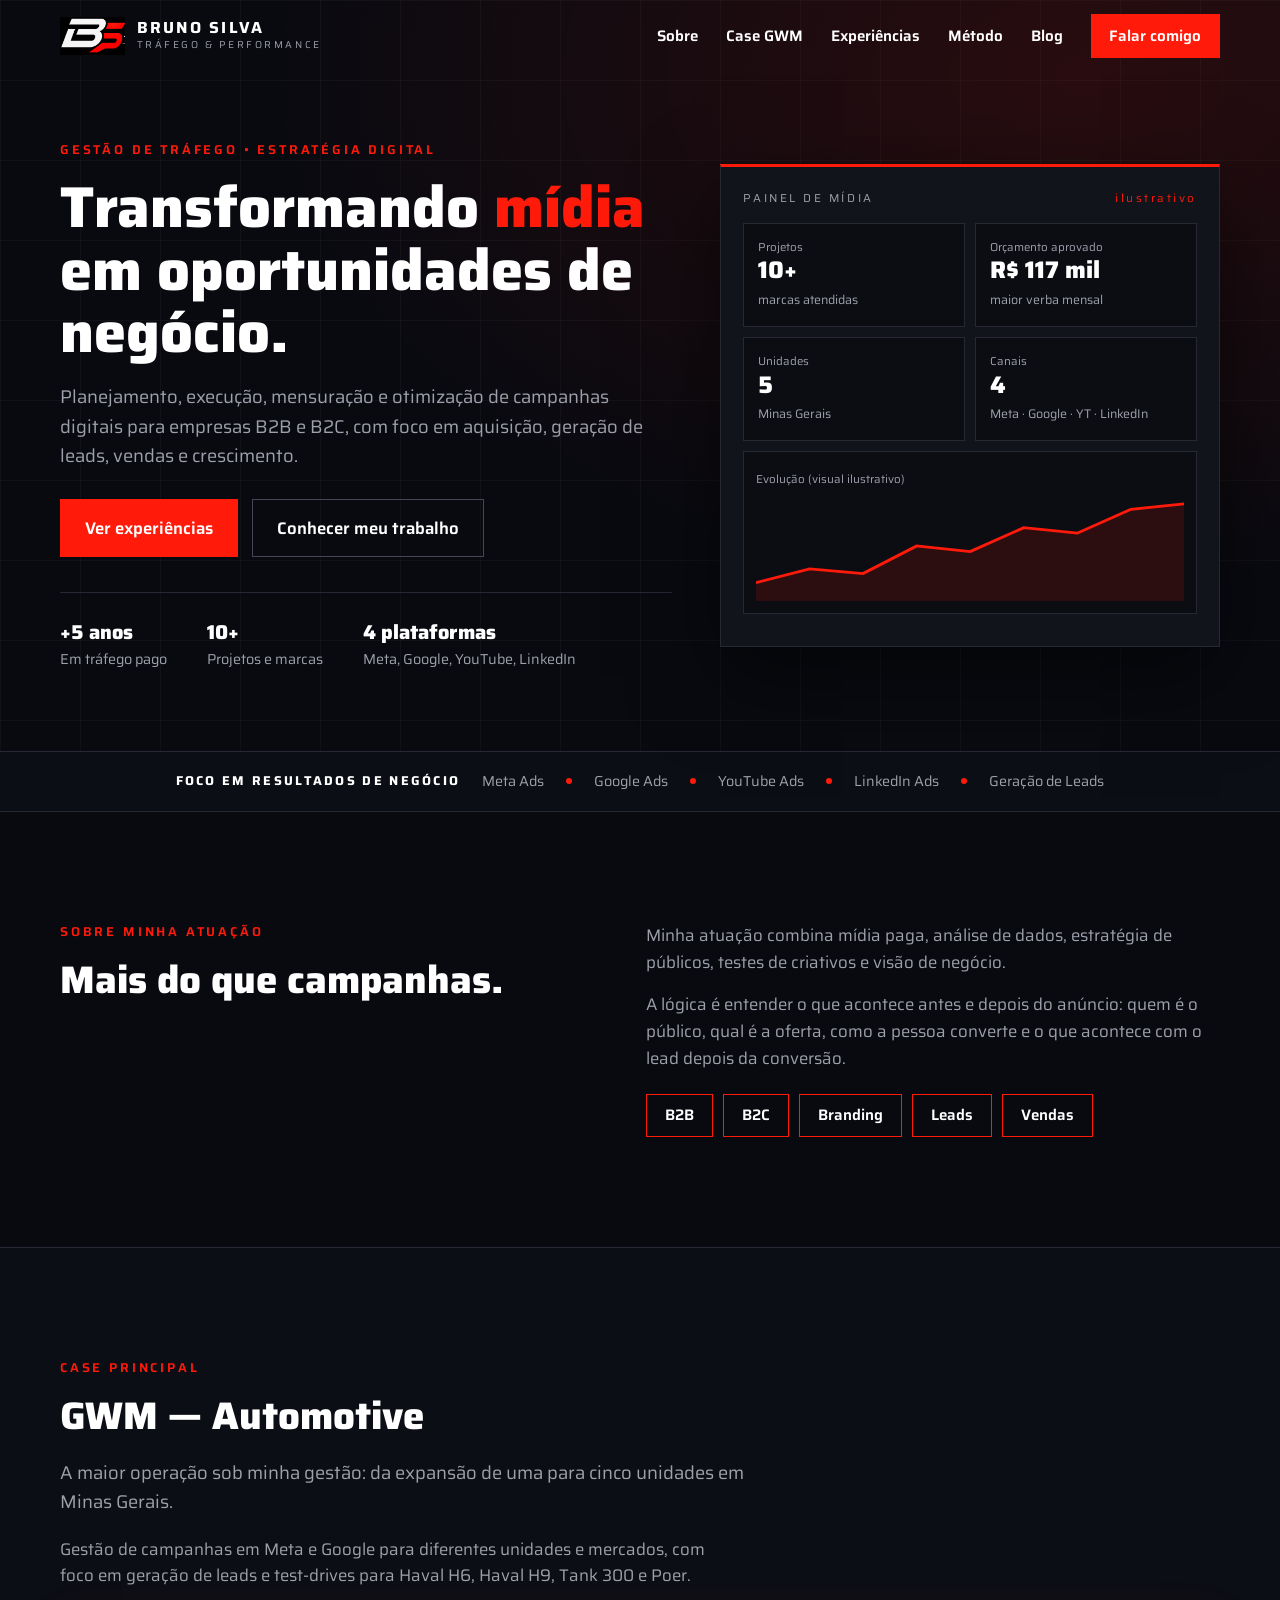
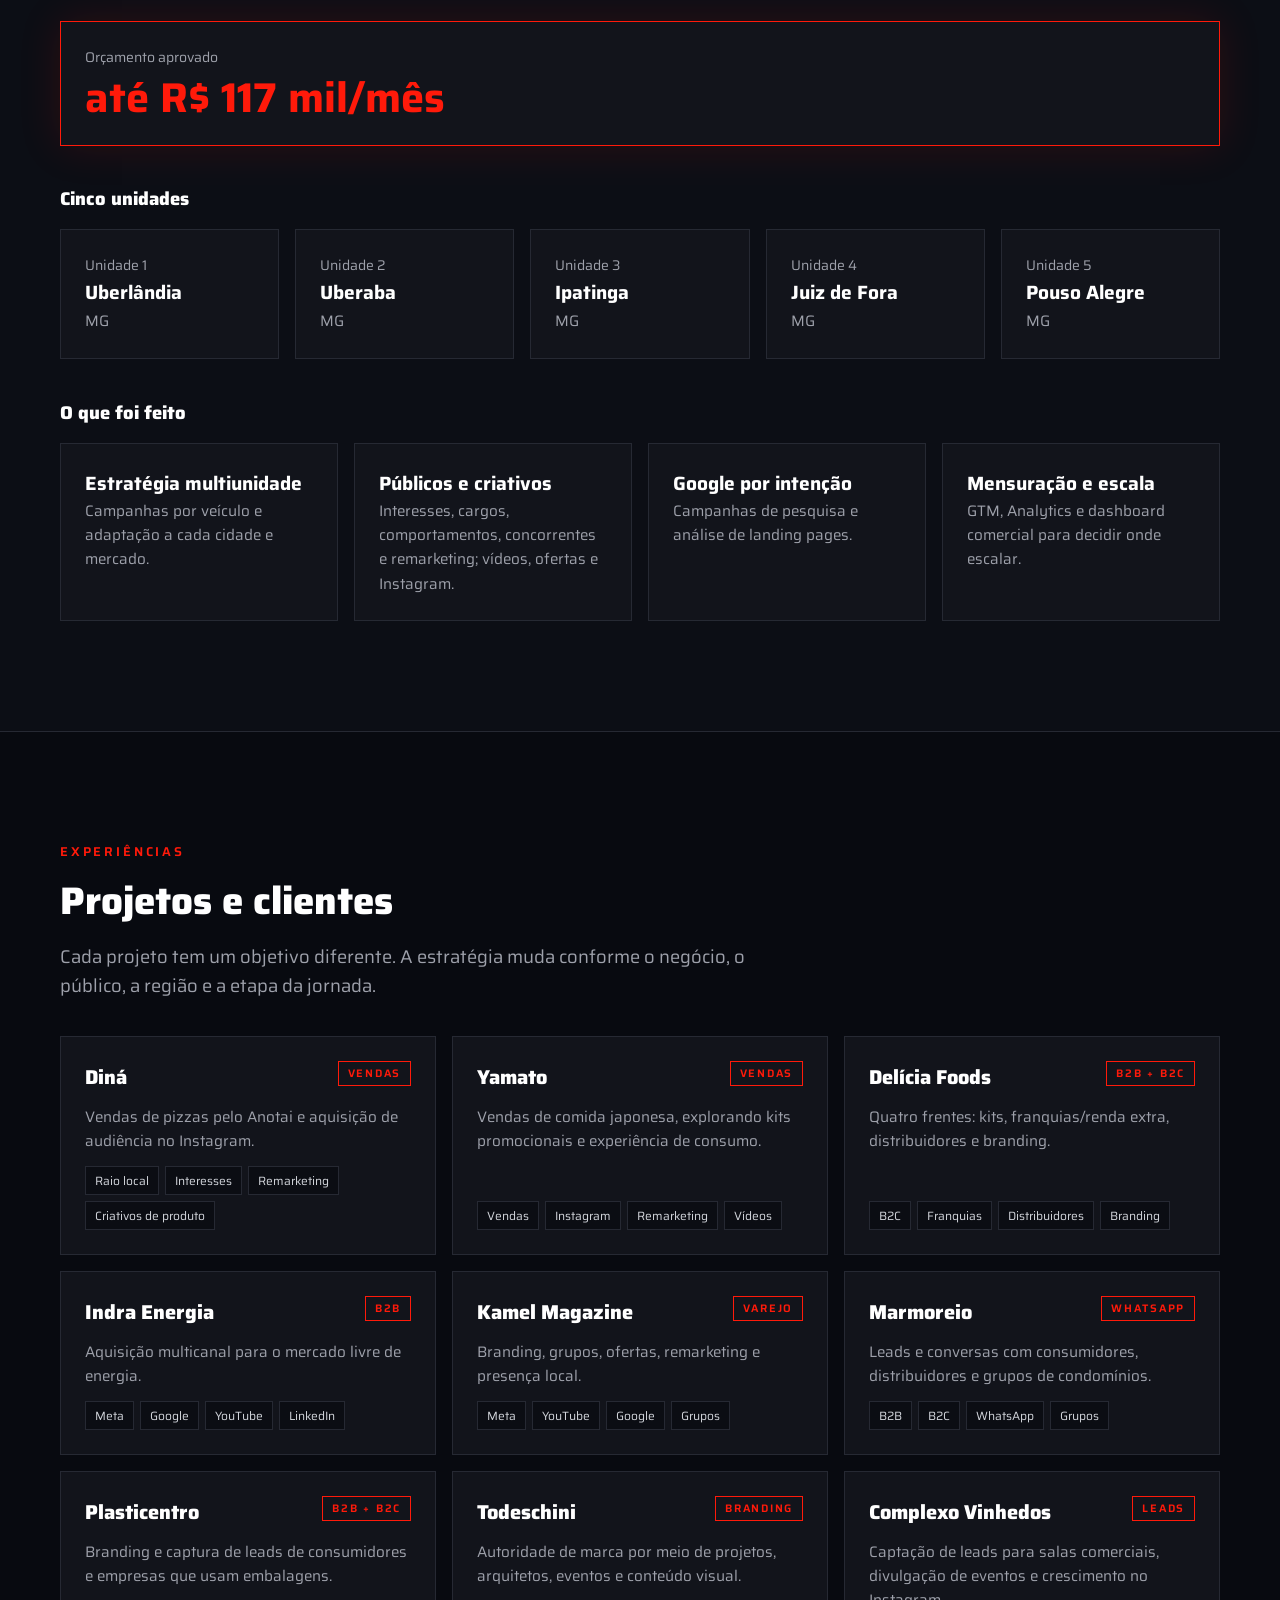
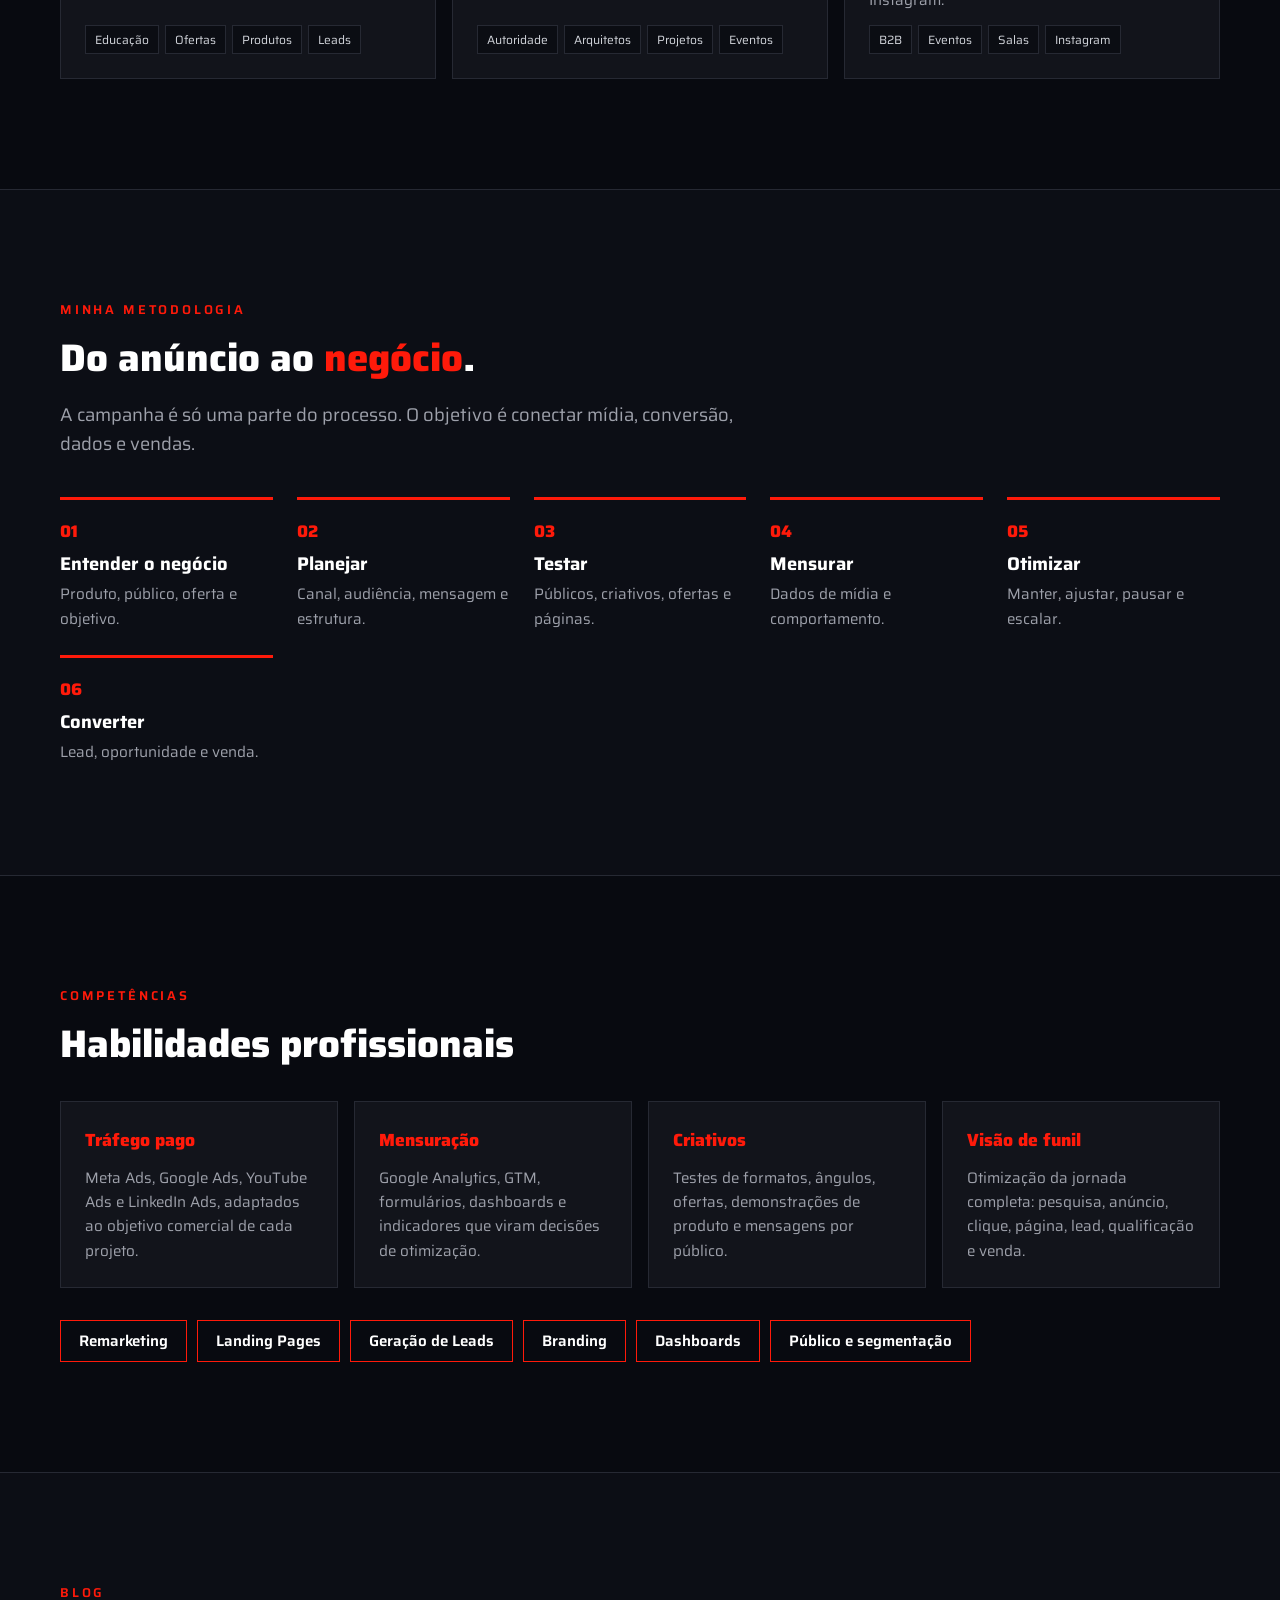
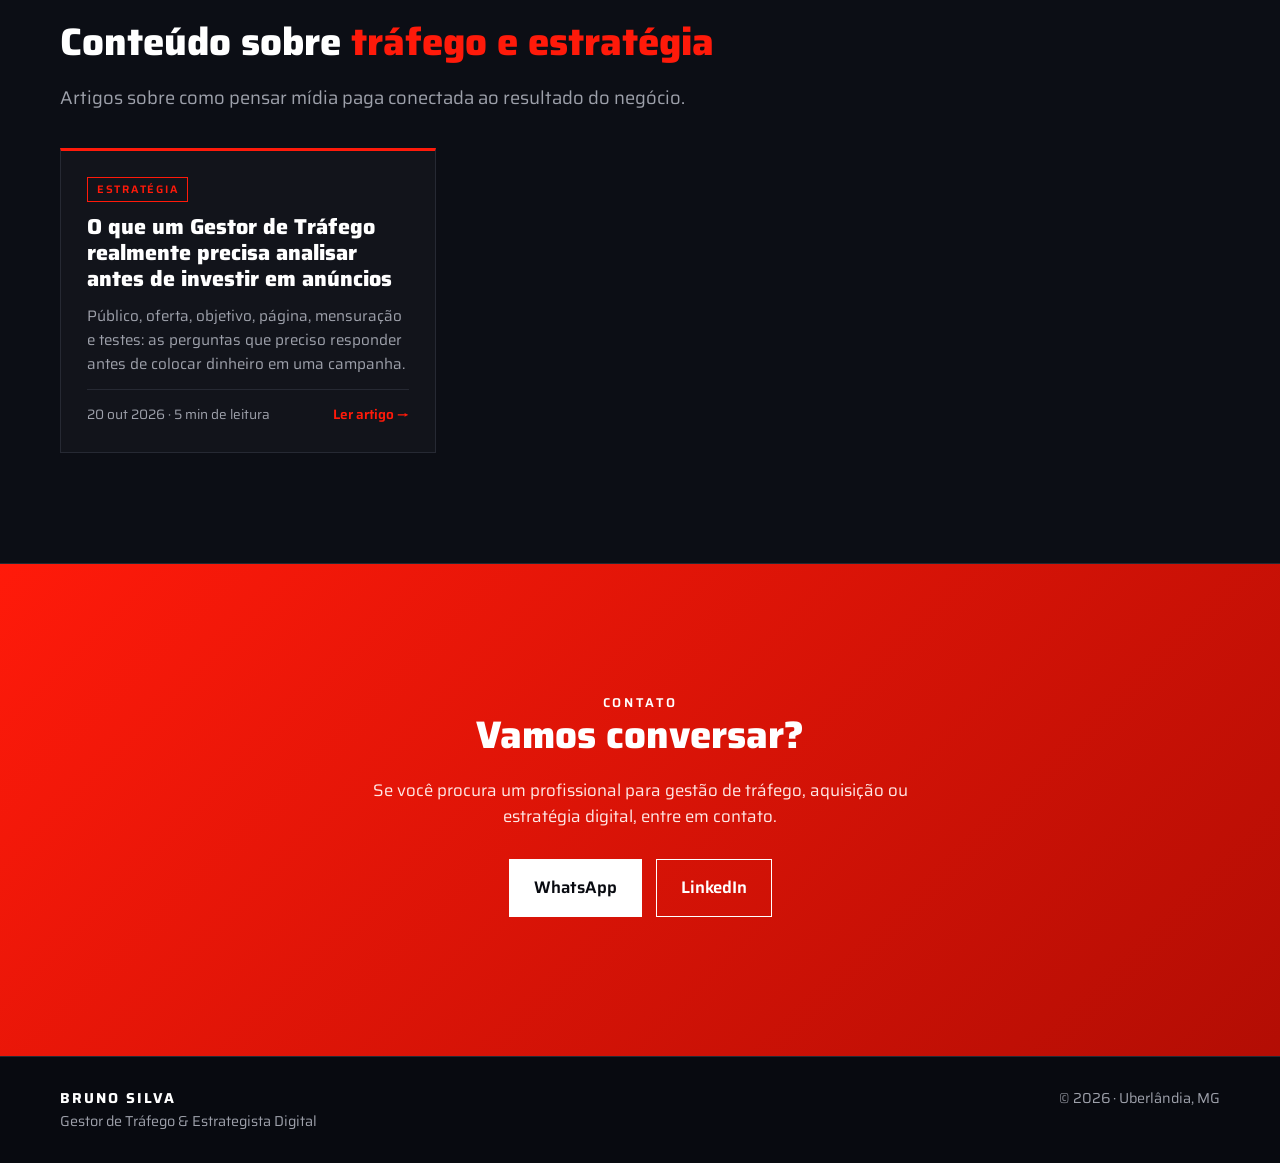
<file: index.html>
<!DOCTYPE html>
<html lang="pt-BR">
<head>
<meta charset="utf-8">
<meta name="viewport" content="width=device-width, initial-scale=1, viewport-fit=cover">
<meta name="color-scheme" content="dark">
<meta name="theme-color" content="#080a10">
<title>Bruno Silva | Gestor de Tráfego & Estrategista Digital</title>
<meta name="description" content="Portfólio de Bruno Silva: gestão de tráfego pago (Meta, Google, YouTube e LinkedIn Ads), geração de leads e estratégia digital para B2B e B2C.">
<link rel="preconnect" href="https://fonts.googleapis.com">
<link rel="preconnect" href="https://fonts.gstatic.com" crossorigin>
<link href="https://fonts.googleapis.com/css2?family=Saira:wght@400;600;800&display=swap" rel="stylesheet">
<style>
:root{--bg:#080a10;--panel:#12141b;--alt:#0c0e15;--line:#262933;--red:#ff1a0a;--txt:#fff;--mut:#9ea1ab;--max:1160px;box-sizing:border-box;padding-top:env(safe-area-inset-top,0px);padding-bottom:env(safe-area-inset-bottom,0px)}
*{box-sizing:border-box;margin:0;padding:0}
html{scroll-behavior:smooth;scroll-padding-top:84px;background:var(--bg)}
body{background:var(--bg);color:var(--txt);font:400 1.05rem/1.6 'Saira',system-ui,Arial,sans-serif;overflow-x:hidden}
a{color:inherit;text-decoration:none}ul,ol{list-style:none}
:focus-visible{outline:2px solid var(--red);outline-offset:3px}
.wrap{width:min(100% - 40px,var(--max));margin:0 auto}
h1{font-size:clamp(2.1rem,4.6vw,3.6rem);line-height:1.08;font-weight:800}
h2{font-size:clamp(1.6rem,3.2vw,2.4rem);line-height:1.15;font-weight:800}
em{font-style:normal;color:var(--red)}
.ey{color:var(--red);font-weight:600;letter-spacing:.22em;font-size:.8rem;text-transform:uppercase;margin-bottom:1rem}
.lead{color:var(--mut);font-size:1.15rem;margin:1.2rem 0;max-width:60ch}
.txt p{color:var(--mut);margin-bottom:1rem;max-width:62ch}
.btn{display:inline-block;background:var(--red);color:#fff;font-weight:600;padding:.9rem 1.5rem;border:1px solid var(--red);transition:transform .2s,box-shadow .2s}
.btn:hover{transform:translateY(-2px);box-shadow:0 8px 28px #ff1a0a55}
.btn.sm{padding:.55rem 1.1rem}.btn.ghost{background:transparent;border-color:#454854}.btn.ghost:hover{border-color:var(--red);box-shadow:none}
.btn.white{background:#fff;color:#080a10;border-color:#fff}.btn.line{background:transparent;border-color:#fff}
.cta{display:flex;flex-wrap:wrap;gap:14px;margin:1.8rem 0}
.hd{position:fixed;top:0;left:0;right:0;z-index:50;padding-top:env(safe-area-inset-top,0px);border-bottom:1px solid transparent;transition:background .3s,border-color .3s}
.hd.on{background:#080a10d9;backdrop-filter:blur(14px);-webkit-backdrop-filter:blur(14px);border-color:var(--line)}
.hd-in{display:flex;justify-content:space-between;align-items:center;height:72px}
.brand{display:flex;align-items:center;gap:12px}.brand img{height:38px;width:auto;mix-blend-mode:lighten}
.brand strong{display:block;font-size:1rem;letter-spacing:.14em;line-height:1.1}.brand small{display:block;font-size:.62rem;letter-spacing:.26em;color:var(--mut)}
nav{display:flex;align-items:center;gap:28px;font-size:.95rem;font-weight:600}nav a:not(.btn):hover{color:var(--red)}
.sec{padding:clamp(64px,9vw,110px) 0}.alt{background:var(--alt);border-block:1px solid var(--line)}
.two{display:grid;grid-template-columns:1fr 1.1fr;gap:clamp(28px,5vw,70px);align-items:start}
.hero{padding:140px 0 80px;background:radial-gradient(ellipse at 85% 10%,#ff1a0a22,transparent 55%),linear-gradient(#ffffff08 1px,transparent 1px) 0 0/80px 80px,linear-gradient(90deg,#ffffff08 1px,transparent 1px) 0 0/80px 80px}
.hero-in{display:grid;grid-template-columns:1.1fr .9fr;gap:48px;align-items:center}
.kpis{display:flex;flex-wrap:wrap;gap:12px 40px;margin-top:2.2rem;padding-top:1.4rem;border-top:1px solid var(--line)}
.kpis dt{font-weight:800;font-size:1.25rem}.kpis dd{color:var(--mut);font-size:.9rem}
.dash{background:var(--panel);border:1px solid var(--line);border-top:3px solid var(--red);padding:22px;box-shadow:0 30px 80px #0008}
.dash-top{display:flex;justify-content:space-between;font-size:.72rem;letter-spacing:.22em;color:var(--mut);margin-bottom:16px}.dash-top i{font-style:normal;color:var(--red)}
.dg{display:grid;grid-template-columns:1fr 1fr;gap:10px}
.m{background:#0b0d13;border:1px solid var(--line);padding:14px}.m small{display:block;font-size:.72rem;color:var(--mut)}.m b{display:block;font-size:1.5rem;font-weight:800;line-height:1.2}.m span{font-size:.78rem;color:var(--mut)}
.chart{margin:10px 0;background:#0b0d13;border:1px solid var(--line);padding:12px}.chart small{color:var(--mut);font-size:.72rem}.chart svg{width:100%;height:110px;display:block}
.ln{fill:none;stroke:var(--red);stroke-width:3;stroke-dasharray:700;stroke-dashoffset:700;animation:draw 2s .3s forwards}.ar{fill:#ff1a0a22}
@keyframes draw{to{stroke-dashoffset:0}}
.strip{border-block:1px solid var(--line);background:var(--alt);padding:18px 0}
.strip .wrap{display:flex;flex-wrap:wrap;justify-content:center;align-items:center;gap:10px 22px;color:var(--mut);font-size:.9rem}
.strip b{color:#fff;letter-spacing:.18em;text-transform:uppercase;font-size:.8rem}.strip i{width:6px;height:6px;border-radius:50%;background:var(--red)}
.card{background:var(--panel);border:1px solid var(--line);padding:24px;transition:transform .25s,border-color .25s}.card:hover{transform:translateY(-4px);border-color:var(--red)}
.card b{display:block;font-size:1.2rem}.card small{display:block;color:var(--mut)}.card p,.card>span{color:var(--mut);font-size:.95rem}
.grid{display:grid;gap:16px}.g4{grid-template-columns:repeat(auto-fit,minmax(230px,1fr))}.g5{grid-template-columns:repeat(auto-fit,minmax(190px,1fr))}
.big{display:grid;grid-template-columns:repeat(auto-fit,minmax(260px,1fr));gap:16px;margin:2rem 0}.big b{font-size:clamp(1.8rem,3.6vw,2.6rem);line-height:1.1;margin-top:6px}.hl{border-color:var(--red);box-shadow:0 0 40px #ff1a0a22}.hl b{color:var(--red)}
h3.sub{font-size:1.15rem;font-weight:800;margin:2.4rem 0 1rem}
.pills{display:flex;flex-wrap:wrap;gap:10px}.pills span{border:1px solid var(--red);padding:8px 18px;font-weight:600;font-size:.95rem}
.cl{display:grid;grid-template-columns:repeat(auto-fill,minmax(310px,1fr));gap:16px;margin-top:2.2rem}
.cl .card{display:flex;flex-direction:column;gap:12px}
.cl .top{display:flex;justify-content:space-between;align-items:flex-start;gap:12px}.cl h3{font-size:1.25rem;font-weight:800}
.tag{font-size:.68rem;letter-spacing:.16em;font-weight:600;color:var(--red);border:1px solid var(--red);padding:3px 9px;white-space:nowrap}
.chips{display:flex;flex-wrap:wrap;gap:6px;margin-top:auto}.chips span{font-size:.75rem;color:#d3d6dc;background:#0b0d13;border:1px solid var(--line);padding:4px 9px}
.steps{display:grid;grid-template-columns:repeat(auto-fit,minmax(200px,1fr));gap:24px;margin-top:2.4rem;counter-reset:s}
.steps li{border-top:3px solid var(--red);padding-top:18px;counter-increment:s}.steps li::before{content:"0" counter(s);color:var(--red);font-weight:800}.steps b{display:block;font-size:1.15rem;margin:4px 0}.steps p{color:var(--mut);font-size:.95rem}
.sk h3{color:var(--red);font-size:1.1rem;font-weight:800;margin-bottom:.7rem}
.bl{display:grid;grid-template-columns:repeat(auto-fill,minmax(320px,1fr));gap:16px;margin-top:2.2rem}
.post{display:flex;flex-direction:column;gap:12px;background:var(--panel);border:1px solid var(--line);border-top:3px solid var(--red);padding:26px;transition:transform .25s,border-color .25s}
.post:hover{transform:translateY(-4px);border-color:var(--red)}
.post .tag{align-self:flex-start}.post h3{font-size:1.35rem;font-weight:800;line-height:1.2}.post p{color:var(--mut);font-size:.95rem}
.post .pm{display:flex;justify-content:space-between;align-items:center;gap:12px;margin-top:auto;padding-top:14px;border-top:1px solid var(--line);font-size:.85rem;color:var(--mut)}.post .go{color:var(--red);font-weight:600}
.final{background:linear-gradient(135deg,#ff1a0a,#b30d04);padding:clamp(70px,9vw,110px) 0;text-align:center}
.final p{max-width:56ch;margin:1.2rem auto 0;color:#ffe9e7}.final .cta{justify-content:center}
.ft{padding:30px 0 calc(30px + env(safe-area-inset-bottom,0px));border-top:1px solid var(--line);color:var(--mut);font-size:.9rem}.ft .wrap{display:flex;flex-wrap:wrap;justify-content:space-between;gap:12px}.ft strong{color:#fff;letter-spacing:.14em}
.js .rv{opacity:0;transform:translateY(24px);transition:opacity .7s,transform .7s}.js .rv.in{opacity:1;transform:none}
@media(prefers-reduced-motion:reduce){*{animation:none!important;transition:none!important}.js .rv{opacity:1;transform:none}.ln{stroke-dashoffset:0}}
@media(max-width:900px){.two,.hero-in{grid-template-columns:1fr}.hero{padding-top:110px}}
@media(max-width:700px){nav a:not(.btn){display:none}.brand small{display:none}}
@media(max-width:520px){.cta .btn{width:100%;text-align:center}.cl{grid-template-columns:1fr}}
</style>
</head>
<body>
<header class="hd" id="top">
 <div class="wrap hd-in">
  <a class="brand" href="#top" aria-label="Bruno Silva - início"><img src="[data-uri]" alt="Logo BS" width="238" height="140"><span><strong>BRUNO SILVA</strong><small>TRÁFEGO &amp; PERFORMANCE</small></span></a>
  <nav>
   <a href="#sobre">Sobre</a><a href="#case">Case GWM</a><a href="#experiencias">Experiências</a><a href="#metodo">Método</a><a href="#blog">Blog</a>
   <a class="btn sm" href="#contato">Falar comigo</a>
  </nav>
 </div>
</header>

<main>
<section class="hero">
 <div class="wrap hero-in">
  <div class="rv">
   <p class="ey">Gestão de Tráfego • Estratégia Digital</p>
   <h1>Transformando <em>mídia</em> em oportunidades de negócio.</h1>
   <p class="lead">Planejamento, execução, mensuração e otimização de campanhas digitais para empresas B2B e B2C, com foco em aquisição, geração de leads, vendas e crescimento.</p>
   <div class="cta"><a class="btn" href="#experiencias">Ver experiências</a><a class="btn ghost" href="#sobre">Conhecer meu trabalho</a></div>
   <dl class="kpis">
    <div><dt>+5 anos</dt><dd>Em tráfego pago</dd></div>
    <div><dt>10+</dt><dd>Projetos e marcas</dd></div>
    <div><dt>4 plataformas</dt><dd>Meta, Google, YouTube, LinkedIn</dd></div>
   </dl>
  </div>
  <div class="dash rv" aria-label="Painel ilustrativo de mídia">
   <div class="dash-top"><span>PAINEL DE MÍDIA</span><i>ilustrativo</i></div>
   <div class="dg">
    <div class="m"><small>Projetos</small><b>10+</b><span>marcas atendidas</span></div>
    <div class="m"><small>Orçamento aprovado</small><b>R$ 117 mil</b><span>maior verba mensal</span></div>
    <div class="m"><small>Unidades</small><b>5</b><span>Minas Gerais</span></div>
    <div class="m"><small>Canais</small><b>4</b><span>Meta · Google · YT · LinkedIn</span></div>
   </div>
   <div class="chart"><small>Evolução (visual ilustrativo)</small>
    <svg viewBox="0 0 400 120" preserveAspectRatio="none" aria-hidden="true"><path class="ar" d="M0 100 L50 85 L100 90 L150 60 L200 66 L250 40 L300 46 L350 20 L400 14 V120 H0Z"/><path class="ln" d="M0 100 L50 85 L100 90 L150 60 L200 66 L250 40 L300 46 L350 20 L400 14"/></svg>
   </div>
  </div>
 </div>
</section>

<div class="strip"><div class="wrap"><b>Foco em resultados de negócio</b><span>Meta Ads</span><i></i><span>Google Ads</span><i></i><span>YouTube Ads</span><i></i><span>LinkedIn Ads</span><i></i><span>Geração de Leads</span></div></div>

<section class="sec" id="sobre">
 <div class="wrap two">
  <div class="rv"><p class="ey">Sobre minha atuação</p><h2>Mais do que campanhas.</h2></div>
  <div class="rv txt">
   <p>Minha atuação combina mídia paga, análise de dados, estratégia de públicos, testes de criativos e visão de negócio.</p>
   <p>A lógica é entender o que acontece antes e depois do anúncio: quem é o público, qual é a oferta, como a pessoa converte e o que acontece com o lead depois da conversão.</p>
   <div class="pills" style="margin-top:1.4rem"><span>B2B</span><span>B2C</span><span>Branding</span><span>Leads</span><span>Vendas</span></div>
  </div>
 </div>
</section>

<section class="sec alt" id="case">
 <div class="wrap">
  <div class="rv">
   <p class="ey">Case principal</p>
   <h2>GWM — Automotive</h2>
   <p class="lead">A maior operação sob minha gestão: da expansão de uma para cinco unidades em Minas Gerais.</p>
   <div class="txt"><p>Gestão de campanhas em Meta e Google para diferentes unidades e mercados, com foco em geração de leads e test-drives para Haval H6, Haval H9, Tank 300 e Poer.</p></div>
  </div>
  <div class="big rv">
   <div class="card hl"><small>Orçamento aprovado</small><b>até R$ 117 mil/mês</b></div>
  </div>
  <h3 class="sub">Cinco unidades</h3>
  <ul class="grid g5 rv">
   <li class="card"><small>Unidade 1</small><b>Uberlândia</b><span>MG</span></li>
   <li class="card"><small>Unidade 2</small><b>Uberaba</b><span>MG</span></li>
   <li class="card"><small>Unidade 3</small><b>Ipatinga</b><span>MG</span></li>
   <li class="card"><small>Unidade 4</small><b>Juiz de Fora</b><span>MG</span></li>
   <li class="card"><small>Unidade 5</small><b>Pouso Alegre</b><span>MG</span></li>
  </ul>
  <h3 class="sub">O que foi feito</h3>
  <ul class="grid g4 rv">
   <li class="card"><b>Estratégia multiunidade</b><p>Campanhas por veículo e adaptação a cada cidade e mercado.</p></li>
   <li class="card"><b>Públicos e criativos</b><p>Interesses, cargos, comportamentos, concorrentes e remarketing; vídeos, ofertas e Instagram.</p></li>
   <li class="card"><b>Google por intenção</b><p>Campanhas de pesquisa e análise de landing pages.</p></li>
   <li class="card"><b>Mensuração e escala</b><p>GTM, Analytics e dashboard comercial para decidir onde escalar.</p></li>
  </ul>
 </div>
</section>

<section class="sec" id="experiencias">
 <div class="wrap">
  <div class="rv"><p class="ey">Experiências</p><h2>Projetos e clientes</h2><p class="lead">Cada projeto tem um objetivo diferente. A estratégia muda conforme o negócio, o público, a região e a etapa da jornada.</p></div>
  <div class="cl rv">
   <article class="card"><div class="top"><h3>Diná</h3><span class="tag">VENDAS</span></div><p>Vendas de pizzas pelo Anotai e aquisição de audiência no Instagram.</p><div class="chips"><span>Raio local</span><span>Interesses</span><span>Remarketing</span><span>Criativos de produto</span></div></article>
   <article class="card"><div class="top"><h3>Yamato</h3><span class="tag">VENDAS</span></div><p>Vendas de comida japonesa, explorando kits promocionais e experiência de consumo.</p><div class="chips"><span>Vendas</span><span>Instagram</span><span>Remarketing</span><span>Vídeos</span></div></article>
   <article class="card"><div class="top"><h3>Delícia Foods</h3><span class="tag">B2B + B2C</span></div><p>Quatro frentes: kits, franquias/renda extra, distribuidores e branding.</p><div class="chips"><span>B2C</span><span>Franquias</span><span>Distribuidores</span><span>Branding</span></div></article>
   <article class="card"><div class="top"><h3>Indra Energia</h3><span class="tag">B2B</span></div><p>Aquisição multicanal para o mercado livre de energia.</p><div class="chips"><span>Meta</span><span>Google</span><span>YouTube</span><span>LinkedIn</span></div></article>
   <article class="card"><div class="top"><h3>Kamel Magazine</h3><span class="tag">VAREJO</span></div><p>Branding, grupos, ofertas, remarketing e presença local.</p><div class="chips"><span>Meta</span><span>YouTube</span><span>Google</span><span>Grupos</span></div></article>
   <article class="card"><div class="top"><h3>Marmoreio</h3><span class="tag">WHATSAPP</span></div><p>Leads e conversas com consumidores, distribuidores e grupos de condomínios.</p><div class="chips"><span>B2B</span><span>B2C</span><span>WhatsApp</span><span>Grupos</span></div></article>
   <article class="card"><div class="top"><h3>Plasticentro</h3><span class="tag">B2B + B2C</span></div><p>Branding e captura de leads de consumidores e empresas que usam embalagens.</p><div class="chips"><span>Educação</span><span>Ofertas</span><span>Produtos</span><span>Leads</span></div></article>
   <article class="card"><div class="top"><h3>Todeschini</h3><span class="tag">BRANDING</span></div><p>Autoridade de marca por meio de projetos, arquitetos, eventos e conteúdo visual.</p><div class="chips"><span>Autoridade</span><span>Arquitetos</span><span>Projetos</span><span>Eventos</span></div></article>
   <article class="card"><div class="top"><h3>Complexo Vinhedos</h3><span class="tag">LEADS</span></div><p>Captação de leads para salas comerciais, divulgação de eventos e crescimento no Instagram.</p><div class="chips"><span>B2B</span><span>Eventos</span><span>Salas</span><span>Instagram</span></div></article>
  </div>
 </div>
</section>

<section class="sec alt" id="metodo">
 <div class="wrap">
  <div class="rv"><p class="ey">Minha metodologia</p><h2>Do anúncio ao <em>negócio</em>.</h2><p class="lead">A campanha é só uma parte do processo. O objetivo é conectar mídia, conversão, dados e vendas.</p></div>
  <ol class="steps rv">
   <li><b>Entender o negócio</b><p>Produto, público, oferta e objetivo.</p></li>
   <li><b>Planejar</b><p>Canal, audiência, mensagem e estrutura.</p></li>
   <li><b>Testar</b><p>Públicos, criativos, ofertas e páginas.</p></li>
   <li><b>Mensurar</b><p>Dados de mídia e comportamento.</p></li>
   <li><b>Otimizar</b><p>Manter, ajustar, pausar e escalar.</p></li>
   <li><b>Converter</b><p>Lead, oportunidade e venda.</p></li>
  </ol>
 </div>
</section>

<section class="sec" id="habilidades">
 <div class="wrap">
  <div class="rv"><p class="ey">Competências</p><h2>Habilidades profissionais</h2></div>
  <div class="grid g4 sk rv" style="margin-top:2.2rem">
   <div class="card"><h3>Tráfego pago</h3><p>Meta Ads, Google Ads, YouTube Ads e LinkedIn Ads, adaptados ao objetivo comercial de cada projeto.</p></div>
   <div class="card"><h3>Mensuração</h3><p>Google Analytics, GTM, formulários, dashboards e indicadores que viram decisões de otimização.</p></div>
   <div class="card"><h3>Criativos</h3><p>Testes de formatos, ângulos, ofertas, demonstrações de produto e mensagens por público.</p></div>
   <div class="card"><h3>Visão de funil</h3><p>Otimização da jornada completa: pesquisa, anúncio, clique, página, lead, qualificação e venda.</p></div>
  </div>
  <div class="pills rv" style="margin-top:2rem"><span>Remarketing</span><span>Landing Pages</span><span>Geração de Leads</span><span>Branding</span><span>Dashboards</span><span>Público e segmentação</span></div>
 </div>
</section>

<section class="sec alt" id="blog">
 <div class="wrap">
  <div class="rv"><p class="ey">Blog</p><h2>Conteúdo sobre <em>tráfego e estratégia</em></h2><p class="lead">Artigos sobre como pensar mídia paga conectada ao resultado do negócio.</p></div>
  <div class="bl rv">
   <a class="post" href="blog 1.html">
    <span class="tag">ESTRATÉGIA</span>
    <h3>O que um Gestor de Tráfego realmente precisa analisar antes de investir em anúncios</h3>
    <p>Público, oferta, objetivo, página, mensuração e testes: as perguntas que preciso responder antes de colocar dinheiro em uma campanha.</p>
    <div class="pm"><span>20 out 2026 · 5 min de leitura</span><span class="go">Ler artigo →</span></div>
   </a>
  </div>
 </div>
</section>

<section class="final" id="contato">
 <div class="wrap rv">
  <p class="ey" style="color:#fff">Contato</p>
  <h2>Vamos conversar?</h2>
  <p>Se você procura um profissional para gestão de tráfego, aquisição ou estratégia digital, entre em contato.</p>
  <div class="cta"><a class="btn white" href="https://wa.me/5534991099276?text=Ol%C3%A1%2C%20Bruno!%20Vi%20seu%20portf%C3%B3lio%20e%20gostaria%20de%20conversar." target="_blank" rel="noopener">WhatsApp</a><a class="btn line" href="https://www.linkedin.com/in/bruno-gestortrafego/" target="_blank" rel="noopener">LinkedIn</a></div>
 </div>
</section>
</main>

<footer class="ft"><div class="wrap"><div><strong>BRUNO SILVA</strong><br>Gestor de Tráfego &amp; Estrategista Digital</div><span>© 2026 · Uberlândia, MG</span></div></footer>

<script>
document.documentElement.classList.add('js');
var hd=document.querySelector('.hd');
addEventListener('scroll',function(){hd.classList.toggle('on',scrollY>20)},{passive:true});
var els=document.querySelectorAll('.rv');
if('IntersectionObserver' in window){var io=new IntersectionObserver(function(e){e.forEach(function(x){if(x.isIntersecting){x.target.classList.add('in');io.unobserve(x.target)}})},{threshold:.12});els.forEach(function(el){io.observe(el)})}else{els.forEach(function(el){el.classList.add('in')})}
</script>
</body>
</html>
</file>
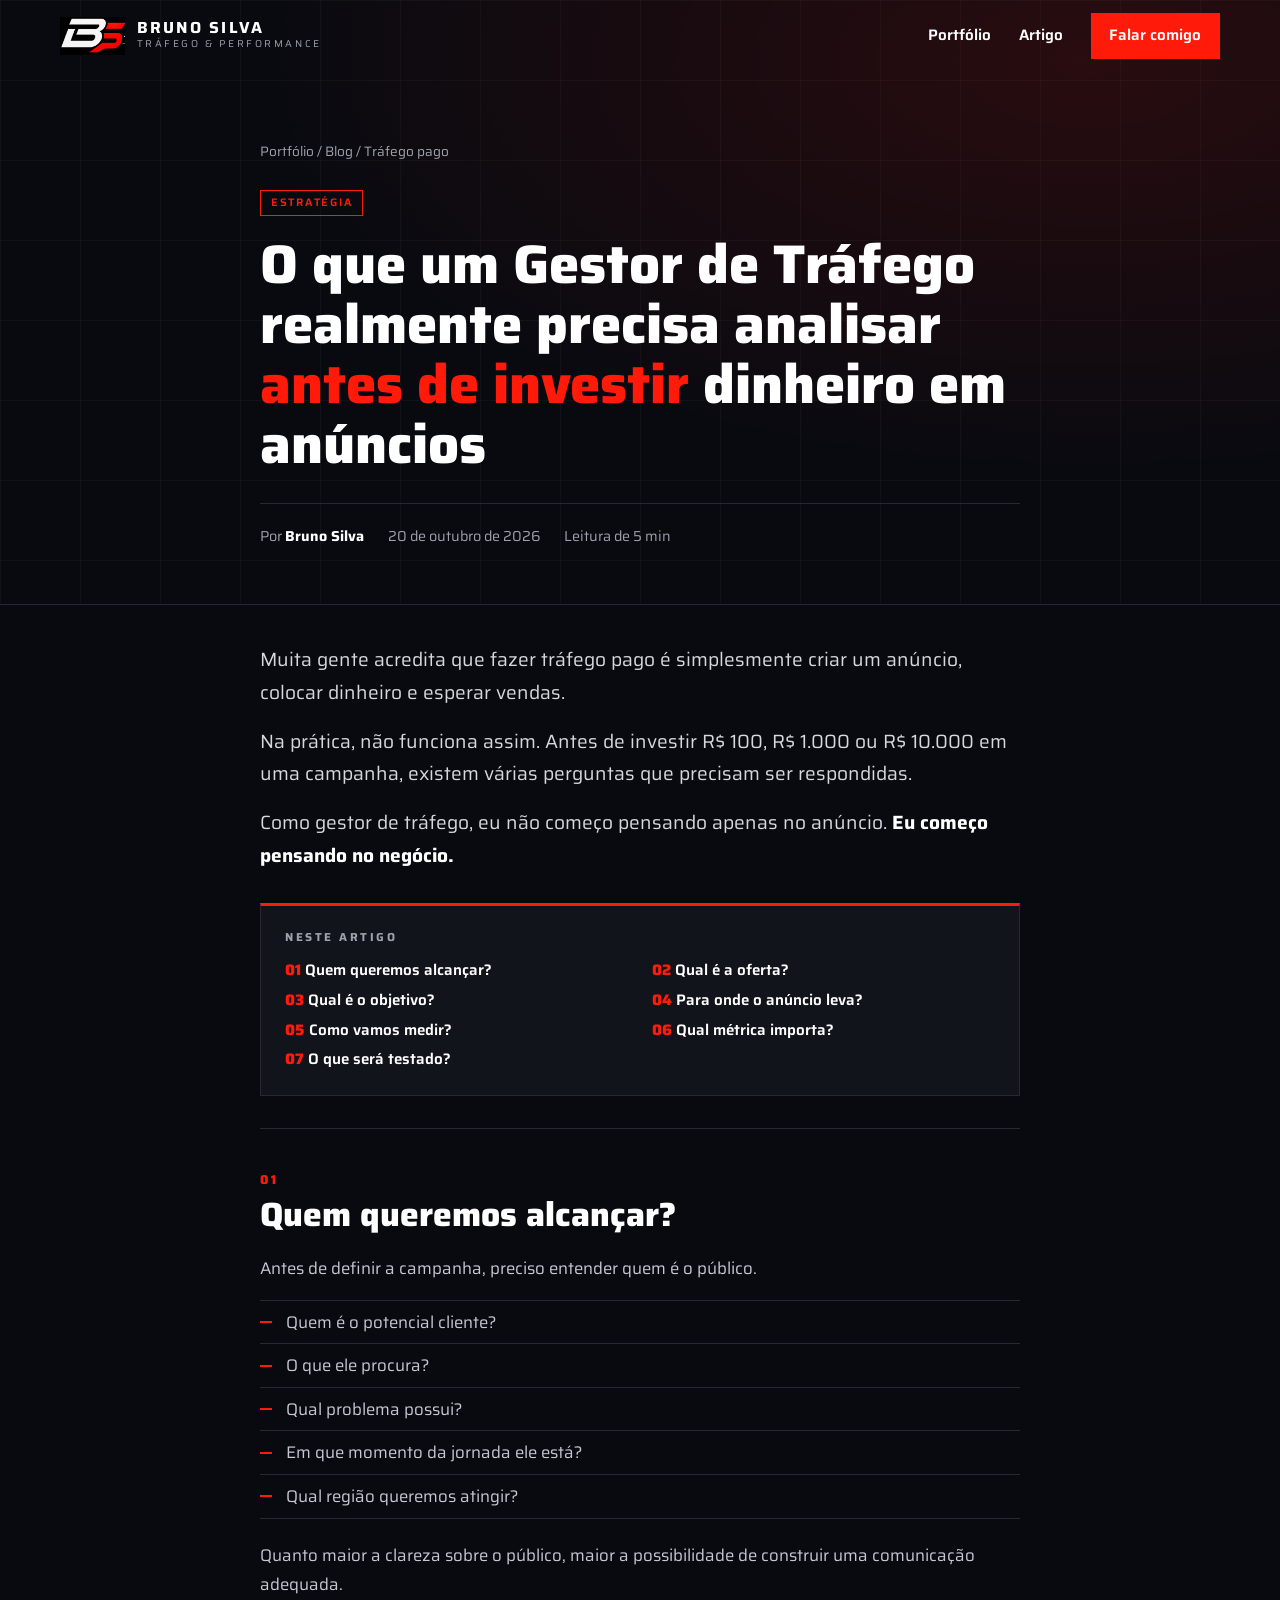
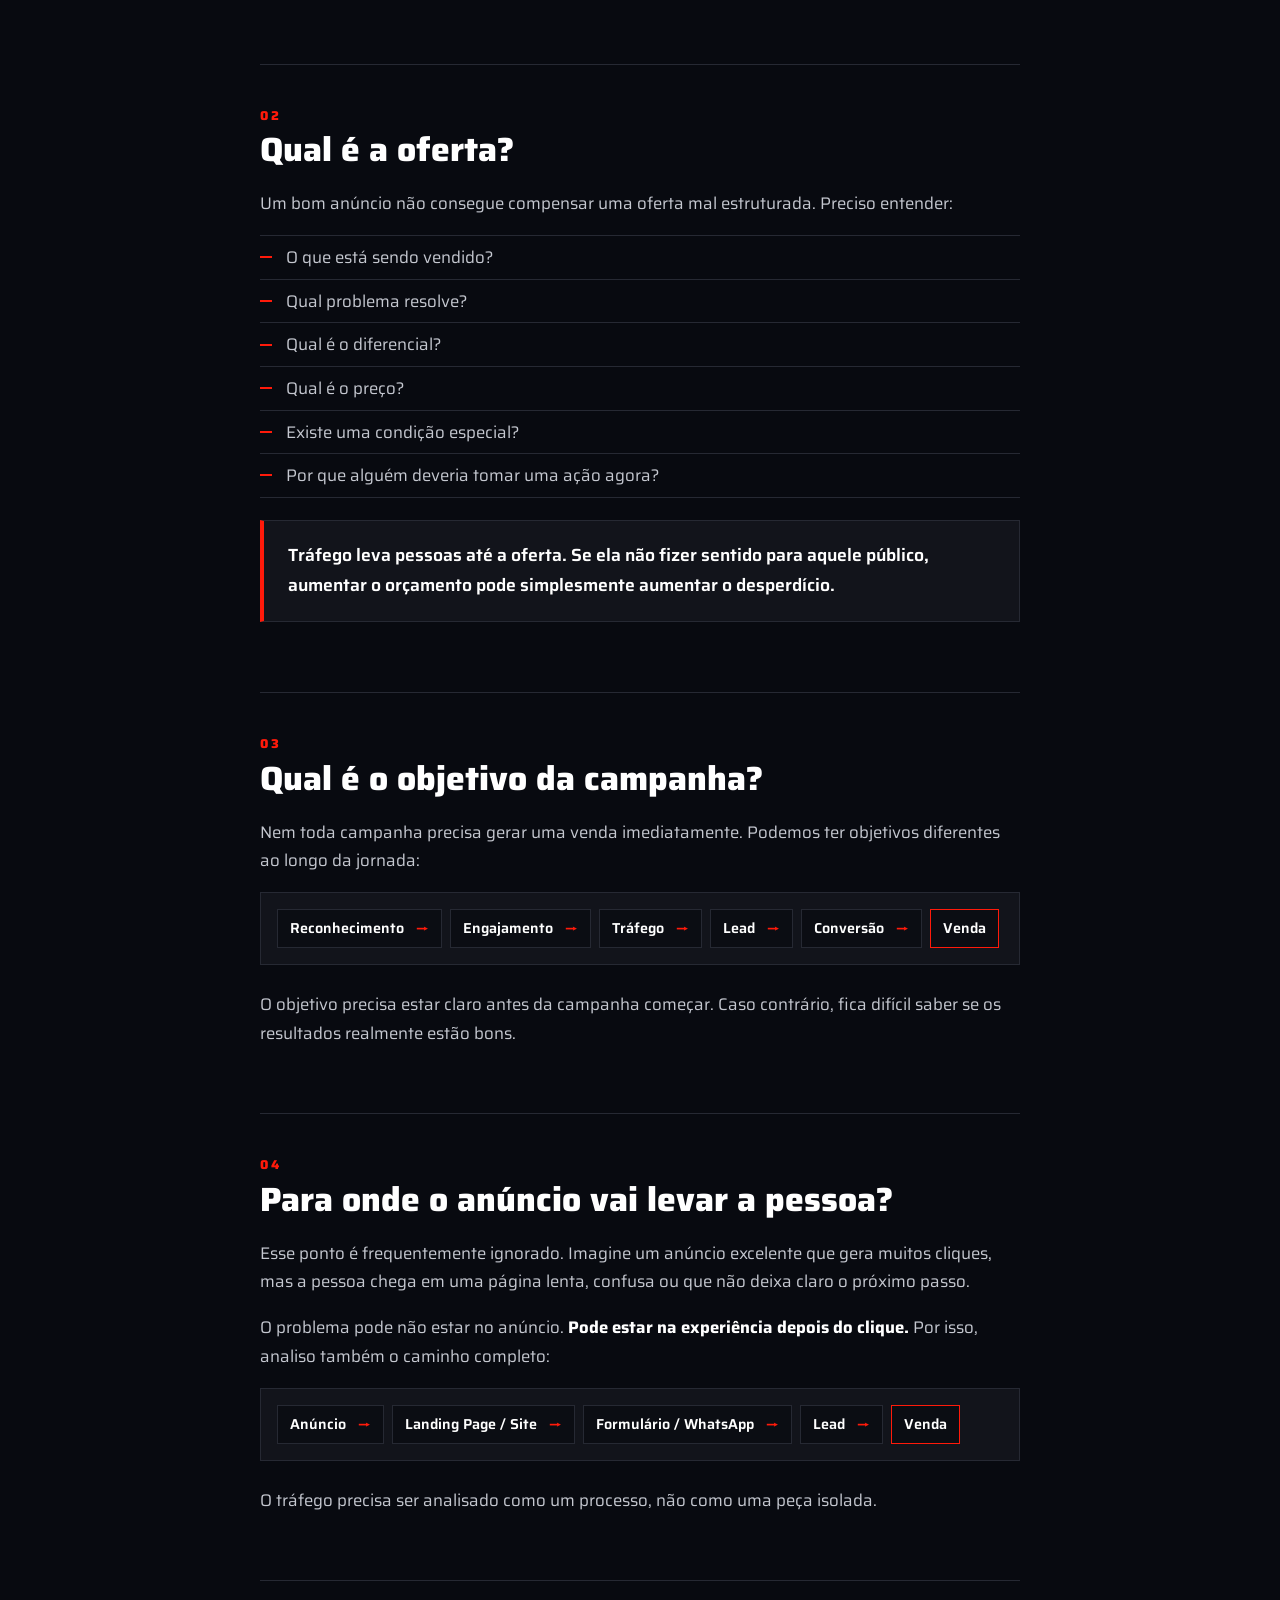
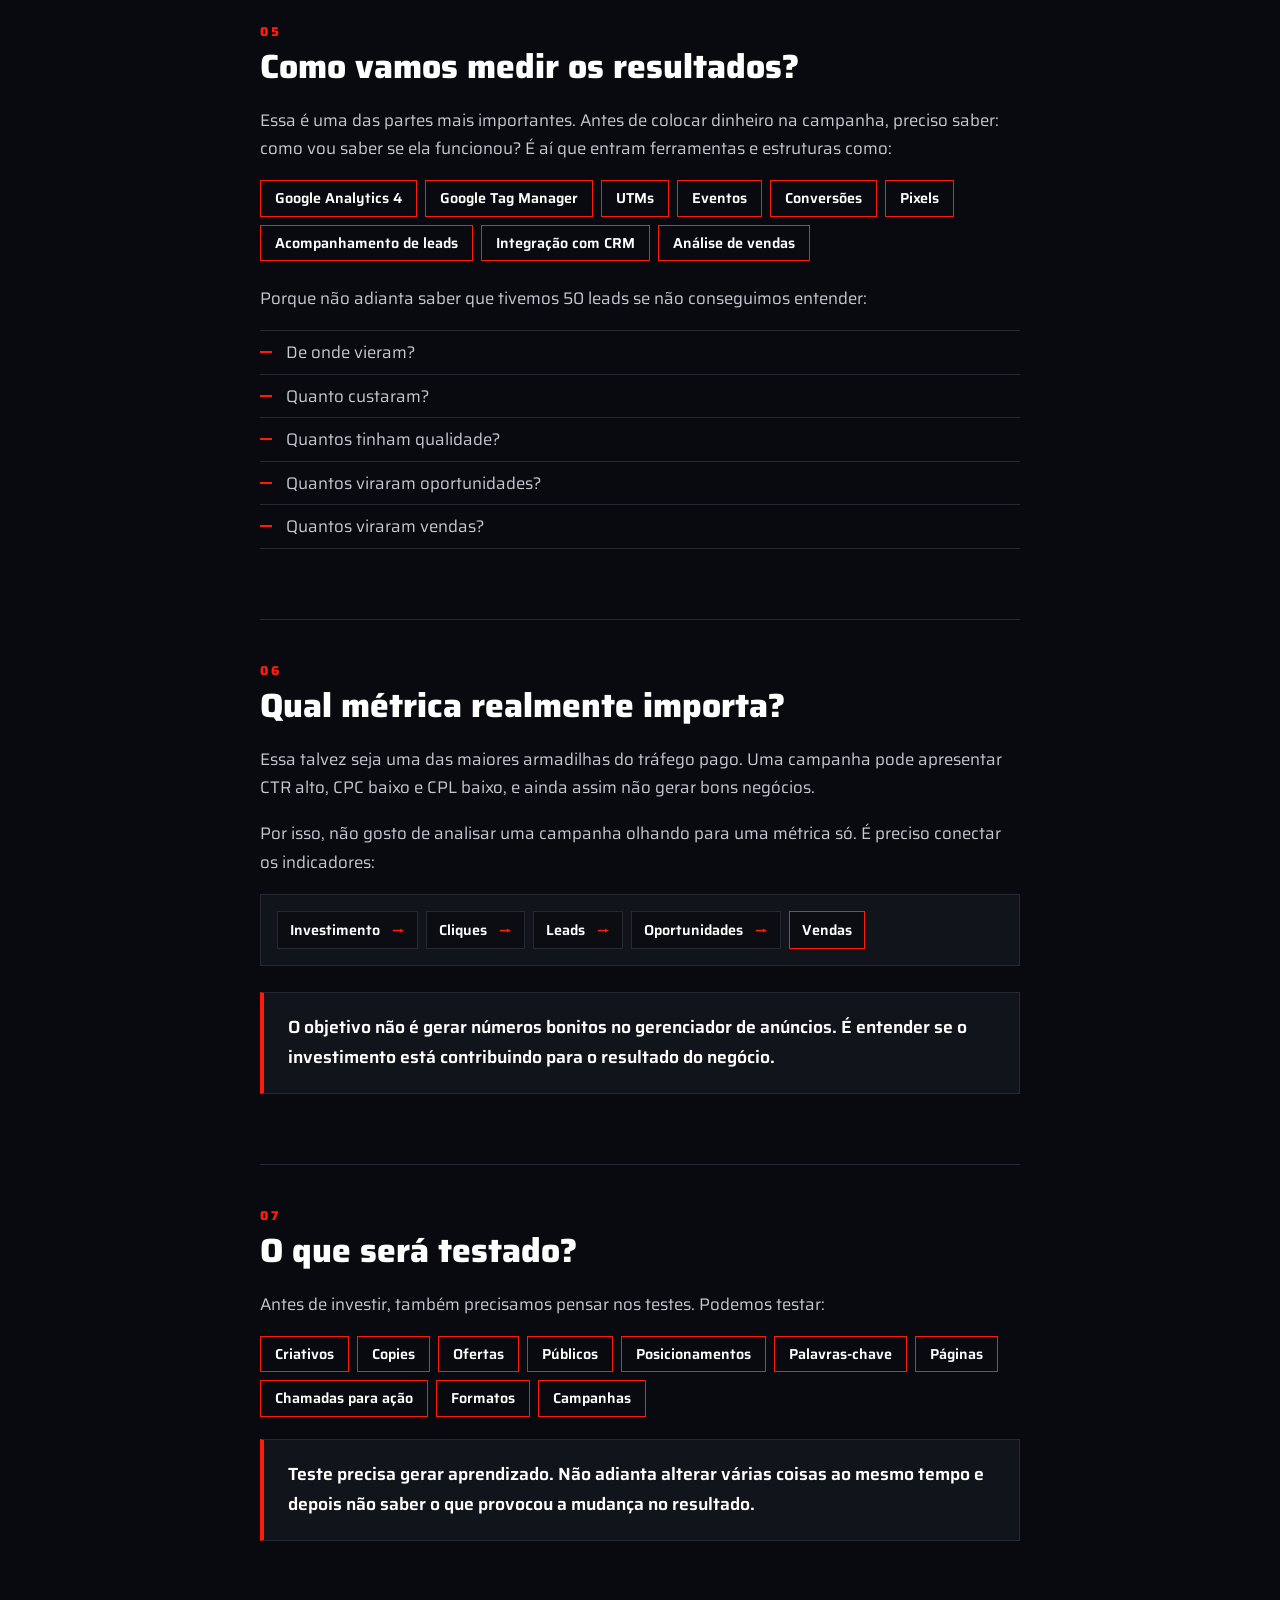
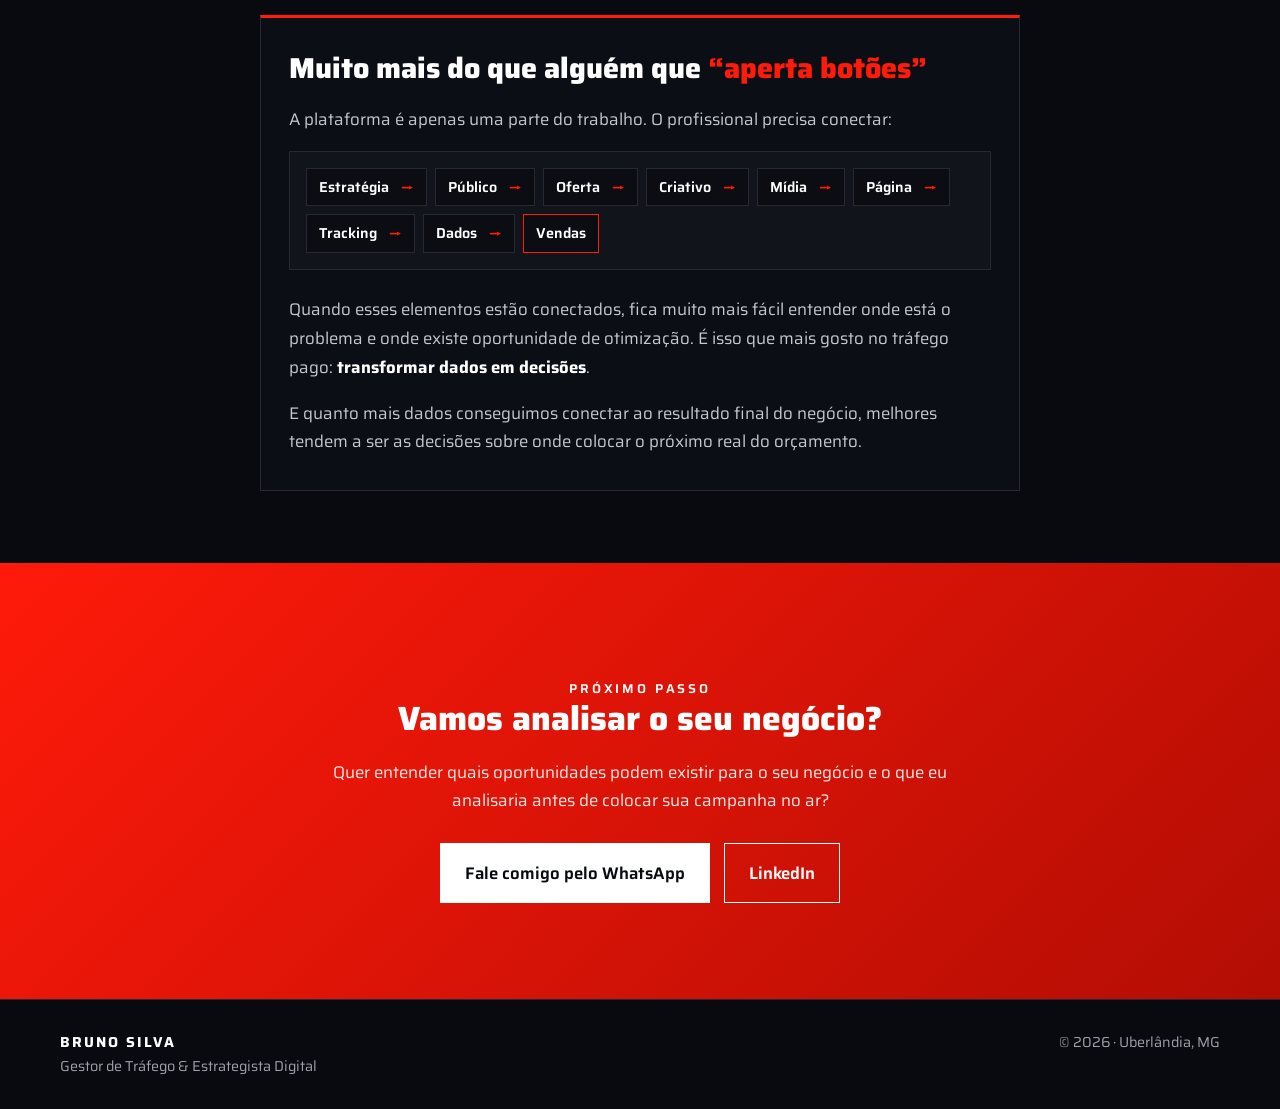
<file: blog 1.html>
<!DOCTYPE html>
<html lang="pt-BR">
<head>
<meta charset="utf-8">
<meta name="viewport" content="width=device-width, initial-scale=1, viewport-fit=cover">
<meta name="color-scheme" content="dark">
<meta name="theme-color" content="#080a10">
<title>O que um Gestor de Tráfego realmente precisa analisar antes de investir em anúncios | Bruno Silva</title>
<meta name="description" content="Público, oferta, objetivo, página, mensuração e testes: o que um gestor de tráfego analisa antes de colocar dinheiro em uma campanha.">
<link rel="preconnect" href="https://fonts.googleapis.com">
<link rel="preconnect" href="https://fonts.gstatic.com" crossorigin>
<link href="https://fonts.googleapis.com/css2?family=Saira:wght@400;600;800&display=swap" rel="stylesheet">
<style>
:root{--bg:#080a10;--panel:#12141b;--alt:#0c0e15;--line:#262933;--red:#ff1a0a;--mut:#9ea1ab;--max:1160px;box-sizing:border-box;padding-top:env(safe-area-inset-top,0px);padding-bottom:env(safe-area-inset-bottom,0px)}
*{box-sizing:border-box;margin:0;padding:0}
html{scroll-behavior:smooth;scroll-padding-top:90px;background:var(--bg)}
body{background:var(--bg);color:#fff;font:400 1.05rem/1.7 'Saira',system-ui,Arial,sans-serif;overflow-x:hidden}
a{color:inherit;text-decoration:none}ul,ol{list-style:none}
:focus-visible{outline:2px solid var(--red);outline-offset:3px}
.wrap{width:min(100% - 40px,var(--max));margin:0 auto}
.narrow{width:min(100% - 40px,760px);margin:0 auto}
em{font-style:normal;color:var(--red)}
.ey{color:var(--red);font-weight:600;letter-spacing:.22em;font-size:.8rem;text-transform:uppercase;margin-bottom:1rem}
.btn{display:inline-block;background:var(--red);color:#fff;font-weight:600;padding:.9rem 1.5rem;border:1px solid var(--red);transition:transform .2s,box-shadow .2s}
.btn:hover{transform:translateY(-2px);box-shadow:0 8px 28px #ff1a0a55}
.btn.sm{padding:.55rem 1.1rem}.btn.white{background:#fff;color:#080a10;border-color:#fff}
.bar{position:fixed;top:0;left:0;height:3px;width:0;background:var(--red);z-index:60}
.hd{position:fixed;top:0;left:0;right:0;z-index:50;padding-top:env(safe-area-inset-top,0px);border-bottom:1px solid transparent;transition:background .3s,border-color .3s}
.hd.on{background:#080a10d9;backdrop-filter:blur(14px);-webkit-backdrop-filter:blur(14px);border-color:var(--line)}
.hd-in{display:flex;justify-content:space-between;align-items:center;height:72px}
.brand{display:flex;align-items:center;gap:12px}.brand img{height:38px;width:auto;mix-blend-mode:lighten}
.brand strong{display:block;font-size:1rem;letter-spacing:.14em;line-height:1.1}.brand small{display:block;font-size:.62rem;letter-spacing:.26em;color:var(--mut)}
nav{display:flex;align-items:center;gap:28px;font-size:.95rem;font-weight:600}nav a:not(.btn):hover{color:var(--red)}
.hero{padding:140px 0 56px;background:radial-gradient(ellipse at 85% 10%,#ff1a0a22,transparent 55%),linear-gradient(#ffffff08 1px,transparent 1px) 0 0/80px 80px,linear-gradient(90deg,#ffffff08 1px,transparent 1px) 0 0/80px 80px;border-bottom:1px solid var(--line)}
.crumb{font-size:.85rem;color:var(--mut);margin-bottom:1.4rem}.crumb a:hover{color:var(--red)}
.tag{display:inline-block;font-size:.68rem;letter-spacing:.16em;font-weight:600;color:var(--red);border:1px solid var(--red);padding:3px 10px;margin-bottom:1.2rem}
h1{font-size:clamp(2rem,4.6vw,3.4rem);line-height:1.1;font-weight:800}
.meta{display:flex;flex-wrap:wrap;gap:8px 24px;margin-top:1.8rem;padding-top:1.2rem;border-top:1px solid var(--line);color:var(--mut);font-size:.9rem}.meta b{color:#fff}
.intro{margin:2.4rem auto 0}.intro p{font-size:1.2rem;color:#d6d8de;margin-bottom:1rem}
.toc{margin:2rem auto;background:var(--panel);border:1px solid var(--line);border-top:3px solid var(--red);padding:22px 24px}
.toc b{display:block;font-size:.72rem;letter-spacing:.22em;color:var(--mut);margin-bottom:10px}
.toc ol{counter-reset:t;display:grid;grid-template-columns:1fr 1fr;gap:4px 24px}.toc li{counter-increment:t;font-size:.95rem}.toc li::before{content:"0" counter(t) " ";color:var(--red);font-weight:800}.toc a:hover{color:var(--red)}
article section{padding:44px 0 4px;border-top:1px solid var(--line);margin-top:44px}
article section:first-of-type{margin-top:0}
h2{font-size:clamp(1.5rem,3vw,2.1rem);line-height:1.15;font-weight:800;margin-bottom:1.2rem}
h2 i{font-style:normal;color:var(--red);display:block;font-size:.8rem;letter-spacing:.22em;margin-bottom:.5rem}
article p{color:#c5c8d0;margin-bottom:1.1rem}
article p strong{color:#fff}
.qs{margin:0 0 1.4rem}.qs li{color:#c5c8d0;padding:7px 0 7px 26px;position:relative;border-top:1px solid var(--line)}.qs li:last-child{border-bottom:1px solid var(--line)}.qs li::before{content:"";position:absolute;left:0;top:1.2em;width:12px;height:2px;background:var(--red)}
.fl{display:flex;flex-wrap:wrap;gap:8px;align-items:center;margin:0 0 1.6rem;background:var(--panel);border:1px solid var(--line);padding:16px}
.fl li{font-weight:600;font-size:.9rem;background:#0b0d13;border:1px solid var(--line);padding:6px 12px}
.fl li:not(:last-child)::after{content:"→";color:var(--red);font-weight:800;margin-left:12px}
.fl li{display:flex;align-items:center}.fl li:last-child{border-color:var(--red)}
.chips{display:flex;flex-wrap:wrap;gap:8px;margin:0 0 1.4rem}.chips span{border:1px solid var(--red);padding:5px 14px;font-weight:600;font-size:.9rem}
.call{background:var(--panel);border:1px solid var(--line);border-left:4px solid var(--red);padding:20px 24px;margin:0 0 1.4rem;font-size:1.1rem;font-weight:600;color:#fff}
.call p{margin:0;color:#fff}
.wrapup{margin:3rem 0 0;padding:34px 28px;background:var(--alt);border:1px solid var(--line);border-top:3px solid var(--red)}
.wrapup h2{font-size:clamp(1.3rem,2.6vw,1.8rem)}
.final{background:linear-gradient(135deg,#ff1a0a,#b30d04);padding:clamp(60px,8vw,96px) 0;text-align:center;margin-top:72px}
.final h2{margin-bottom:0}.final p{max-width:56ch;margin:1.2rem auto 0;color:#ffe9e7}.final .cta{margin-top:1.8rem;display:flex;justify-content:center;flex-wrap:wrap;gap:14px}
.btn.line{background:transparent;border-color:#fff}
.ft{padding:30px 0 calc(30px + env(safe-area-inset-bottom,0px));border-top:1px solid var(--line);color:var(--mut);font-size:.9rem}.ft .wrap{display:flex;flex-wrap:wrap;justify-content:space-between;gap:12px}.ft strong{color:#fff;letter-spacing:.14em}
@media(max-width:700px){nav a:not(.btn){display:none}.brand small{display:none}.toc ol{grid-template-columns:1fr}}
@media(max-width:520px){.final .btn{width:100%;text-align:center}.hero{padding-top:110px}}
@media(prefers-reduced-motion:reduce){html{scroll-behavior:auto}*{transition:none!important}}
</style>
</head>
<body>
<div class="bar" id="bar"></div>
<header class="hd" id="top">
 <div class="wrap hd-in">
  <a class="brand" href="#top" aria-label="Bruno Silva - início"><img src="[data-uri]" alt="Logo BS" width="238" height="140"><span><strong>BRUNO SILVA</strong><small>TRÁFEGO &amp; PERFORMANCE</small></span></a>
  <nav><a href="index.html">Portfólio</a><a href="#artigo">Artigo</a><a class="btn sm" href="#contato">Falar comigo</a></nav>
 </div>
</header>

<main>
<section class="hero">
 <div class="narrow">
  <p class="crumb"><a href="https://claude.ai/artifact/SSkgvQVGG5AT3pJqfHJF9C">Portfólio</a> / Blog / Tráfego pago</p>
  <span class="tag">ESTRATÉGIA</span>
  <h1>O que um Gestor de Tráfego realmente precisa analisar <em>antes de investir</em> dinheiro em anúncios</h1>
  <div class="meta"><span>Por <b>Bruno Silva</b></span><span>20 de outubro de 2026</span><span>Leitura de 5 min</span></div>
 </div>
</section>

<div class="narrow" id="artigo">
 <div class="intro">
  <p>Muita gente acredita que fazer tráfego pago é simplesmente criar um anúncio, colocar dinheiro e esperar vendas.</p>
  <p>Na prática, não funciona assim. Antes de investir R$ 100, R$ 1.000 ou R$ 10.000 em uma campanha, existem várias perguntas que precisam ser respondidas.</p>
  <p>Como gestor de tráfego, eu não começo pensando apenas no anúncio. <strong style="color:#fff">Eu começo pensando no negócio.</strong></p>
 </div>

 <nav class="toc" aria-label="Neste artigo" style="display:block">
  <b>NESTE ARTIGO</b>
  <ol>
   <li><a href="#publico">Quem queremos alcançar?</a></li>
   <li><a href="#oferta">Qual é a oferta?</a></li>
   <li><a href="#objetivo">Qual é o objetivo?</a></li>
   <li><a href="#destino">Para onde o anúncio leva?</a></li>
   <li><a href="#medir">Como vamos medir?</a></li>
   <li><a href="#metrica">Qual métrica importa?</a></li>
   <li><a href="#testes">O que será testado?</a></li>
  </ol>
 </nav>

 <article>
  <section id="publico">
   <h2><i>01</i>Quem queremos alcançar?</h2>
   <p>Antes de definir a campanha, preciso entender quem é o público.</p>
   <ul class="qs"><li>Quem é o potencial cliente?</li><li>O que ele procura?</li><li>Qual problema possui?</li><li>Em que momento da jornada ele está?</li><li>Qual região queremos atingir?</li></ul>
   <p>Quanto maior a clareza sobre o público, maior a possibilidade de construir uma comunicação adequada.</p>
  </section>

  <section id="oferta">
   <h2><i>02</i>Qual é a oferta?</h2>
   <p>Um bom anúncio não consegue compensar uma oferta mal estruturada. Preciso entender:</p>
   <ul class="qs"><li>O que está sendo vendido?</li><li>Qual problema resolve?</li><li>Qual é o diferencial?</li><li>Qual é o preço?</li><li>Existe uma condição especial?</li><li>Por que alguém deveria tomar uma ação agora?</li></ul>
   <div class="call"><p>Tráfego leva pessoas até a oferta. Se ela não fizer sentido para aquele público, aumentar o orçamento pode simplesmente aumentar o desperdício.</p></div>
  </section>

  <section id="objetivo">
   <h2><i>03</i>Qual é o objetivo da campanha?</h2>
   <p>Nem toda campanha precisa gerar uma venda imediatamente. Podemos ter objetivos diferentes ao longo da jornada:</p>
   <ul class="fl"><li>Reconhecimento</li><li>Engajamento</li><li>Tráfego</li><li>Lead</li><li>Conversão</li><li>Venda</li></ul>
   <p>O objetivo precisa estar claro antes da campanha começar. Caso contrário, fica difícil saber se os resultados realmente estão bons.</p>
  </section>

  <section id="destino">
   <h2><i>04</i>Para onde o anúncio vai levar a pessoa?</h2>
   <p>Esse ponto é frequentemente ignorado. Imagine um anúncio excelente que gera muitos cliques, mas a pessoa chega em uma página lenta, confusa ou que não deixa claro o próximo passo.</p>
   <p>O problema pode não estar no anúncio. <strong>Pode estar na experiência depois do clique.</strong> Por isso, analiso também o caminho completo:</p>
   <ul class="fl"><li>Anúncio</li><li>Landing Page / Site</li><li>Formulário / WhatsApp</li><li>Lead</li><li>Venda</li></ul>
   <p>O tráfego precisa ser analisado como um processo, não como uma peça isolada.</p>
  </section>

  <section id="medir">
   <h2><i>05</i>Como vamos medir os resultados?</h2>
   <p>Essa é uma das partes mais importantes. Antes de colocar dinheiro na campanha, preciso saber: como vou saber se ela funcionou? É aí que entram ferramentas e estruturas como:</p>
   <div class="chips"><span>Google Analytics 4</span><span>Google Tag Manager</span><span>UTMs</span><span>Eventos</span><span>Conversões</span><span>Pixels</span><span>Acompanhamento de leads</span><span>Integração com CRM</span><span>Análise de vendas</span></div>
   <p>Porque não adianta saber que tivemos 50 leads se não conseguimos entender:</p>
   <ul class="qs"><li>De onde vieram?</li><li>Quanto custaram?</li><li>Quantos tinham qualidade?</li><li>Quantos viraram oportunidades?</li><li>Quantos viraram vendas?</li></ul>
  </section>

  <section id="metrica">
   <h2><i>06</i>Qual métrica realmente importa?</h2>
   <p>Essa talvez seja uma das maiores armadilhas do tráfego pago. Uma campanha pode apresentar CTR alto, CPC baixo e CPL baixo, e ainda assim não gerar bons negócios.</p>
   <p>Por isso, não gosto de analisar uma campanha olhando para uma métrica só. É preciso conectar os indicadores:</p>
   <ul class="fl"><li>Investimento</li><li>Cliques</li><li>Leads</li><li>Oportunidades</li><li>Vendas</li></ul>
   <div class="call"><p>O objetivo não é gerar números bonitos no gerenciador de anúncios. É entender se o investimento está contribuindo para o resultado do negócio.</p></div>
  </section>

  <section id="testes">
   <h2><i>07</i>O que será testado?</h2>
   <p>Antes de investir, também precisamos pensar nos testes. Podemos testar:</p>
   <div class="chips"><span>Criativos</span><span>Copies</span><span>Ofertas</span><span>Públicos</span><span>Posicionamentos</span><span>Palavras-chave</span><span>Páginas</span><span>Chamadas para ação</span><span>Formatos</span><span>Campanhas</span></div>
   <div class="call"><p>Teste precisa gerar aprendizado. Não adianta alterar várias coisas ao mesmo tempo e depois não saber o que provocou a mudança no resultado.</p></div>
  </section>

  <div class="wrapup">
   <h2>Muito mais do que alguém que <em>“aperta botões”</em></h2>
   <p>A plataforma é apenas uma parte do trabalho. O profissional precisa conectar:</p>
   <ul class="fl"><li>Estratégia</li><li>Público</li><li>Oferta</li><li>Criativo</li><li>Mídia</li><li>Página</li><li>Tracking</li><li>Dados</li><li>Vendas</li></ul>
   <p>Quando esses elementos estão conectados, fica muito mais fácil entender onde está o problema e onde existe oportunidade de otimização. É isso que mais gosto no tráfego pago: <strong>transformar dados em decisões</strong>.</p>
   <p style="margin:0">E quanto mais dados conseguimos conectar ao resultado final do negócio, melhores tendem a ser as decisões sobre onde colocar o próximo real do orçamento.</p>
  </div>
 </article>
</div>

<section class="final" id="contato">
 <div class="wrap">
  <p class="ey" style="color:#fff">Próximo passo</p>
  <h2>Vamos analisar o seu negócio?</h2>
  <p>Quer entender quais oportunidades podem existir para o seu negócio e o que eu analisaria antes de colocar sua campanha no ar?</p>
  <div class="cta"><a class="btn white" href="https://wa.me/5534991099276?text=Ol%C3%A1%2C%20Bruno%21%20Vim%20atrav%C3%A9s%20do%20linkedin%20e%20gostaria%20de%20saber%20mais%20informa%C3%A7%C3%B5es%20sobre%20seus%20servi%C3%A7os." target="_blank" rel="noopener">Fale comigo pelo WhatsApp</a><a class="btn line" href="https://www.linkedin.com/in/bruno-gestortrafego/" target="_blank" rel="noopener">LinkedIn</a></div>
 </div>
</section>
</main>

<footer class="ft"><div class="wrap"><div><strong>BRUNO SILVA</strong><br>Gestor de Tráfego &amp; Estrategista Digital</div><span>© 2026 · Uberlândia, MG</span></div></footer>

<script>
var hd=document.querySelector('.hd'),bar=document.getElementById('bar');
function upd(){hd.classList.toggle('on',scrollY>20);var h=document.documentElement.scrollHeight-innerHeight;bar.style.width=(h>0?Math.min(100,scrollY/h*100):0)+'%'}
addEventListener('scroll',upd,{passive:true});upd();
</script>
</body>
</html>
</file>
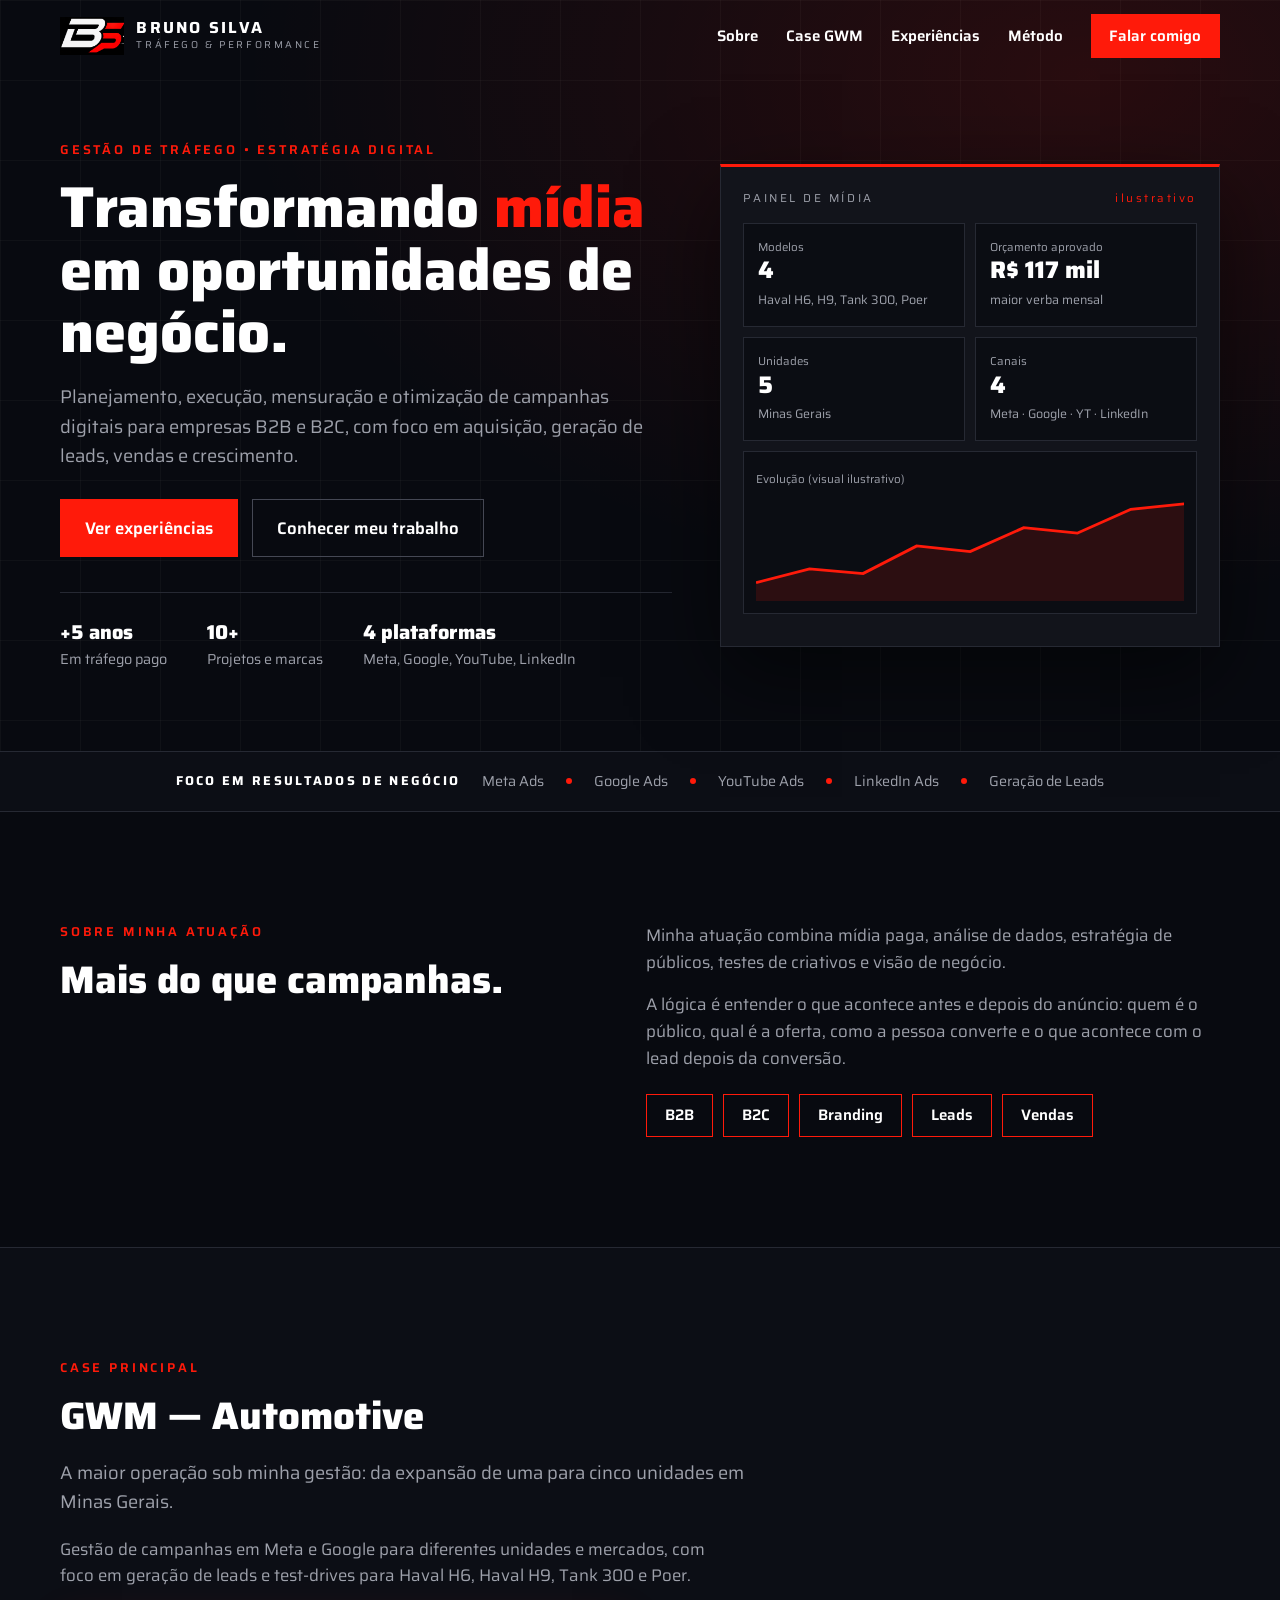
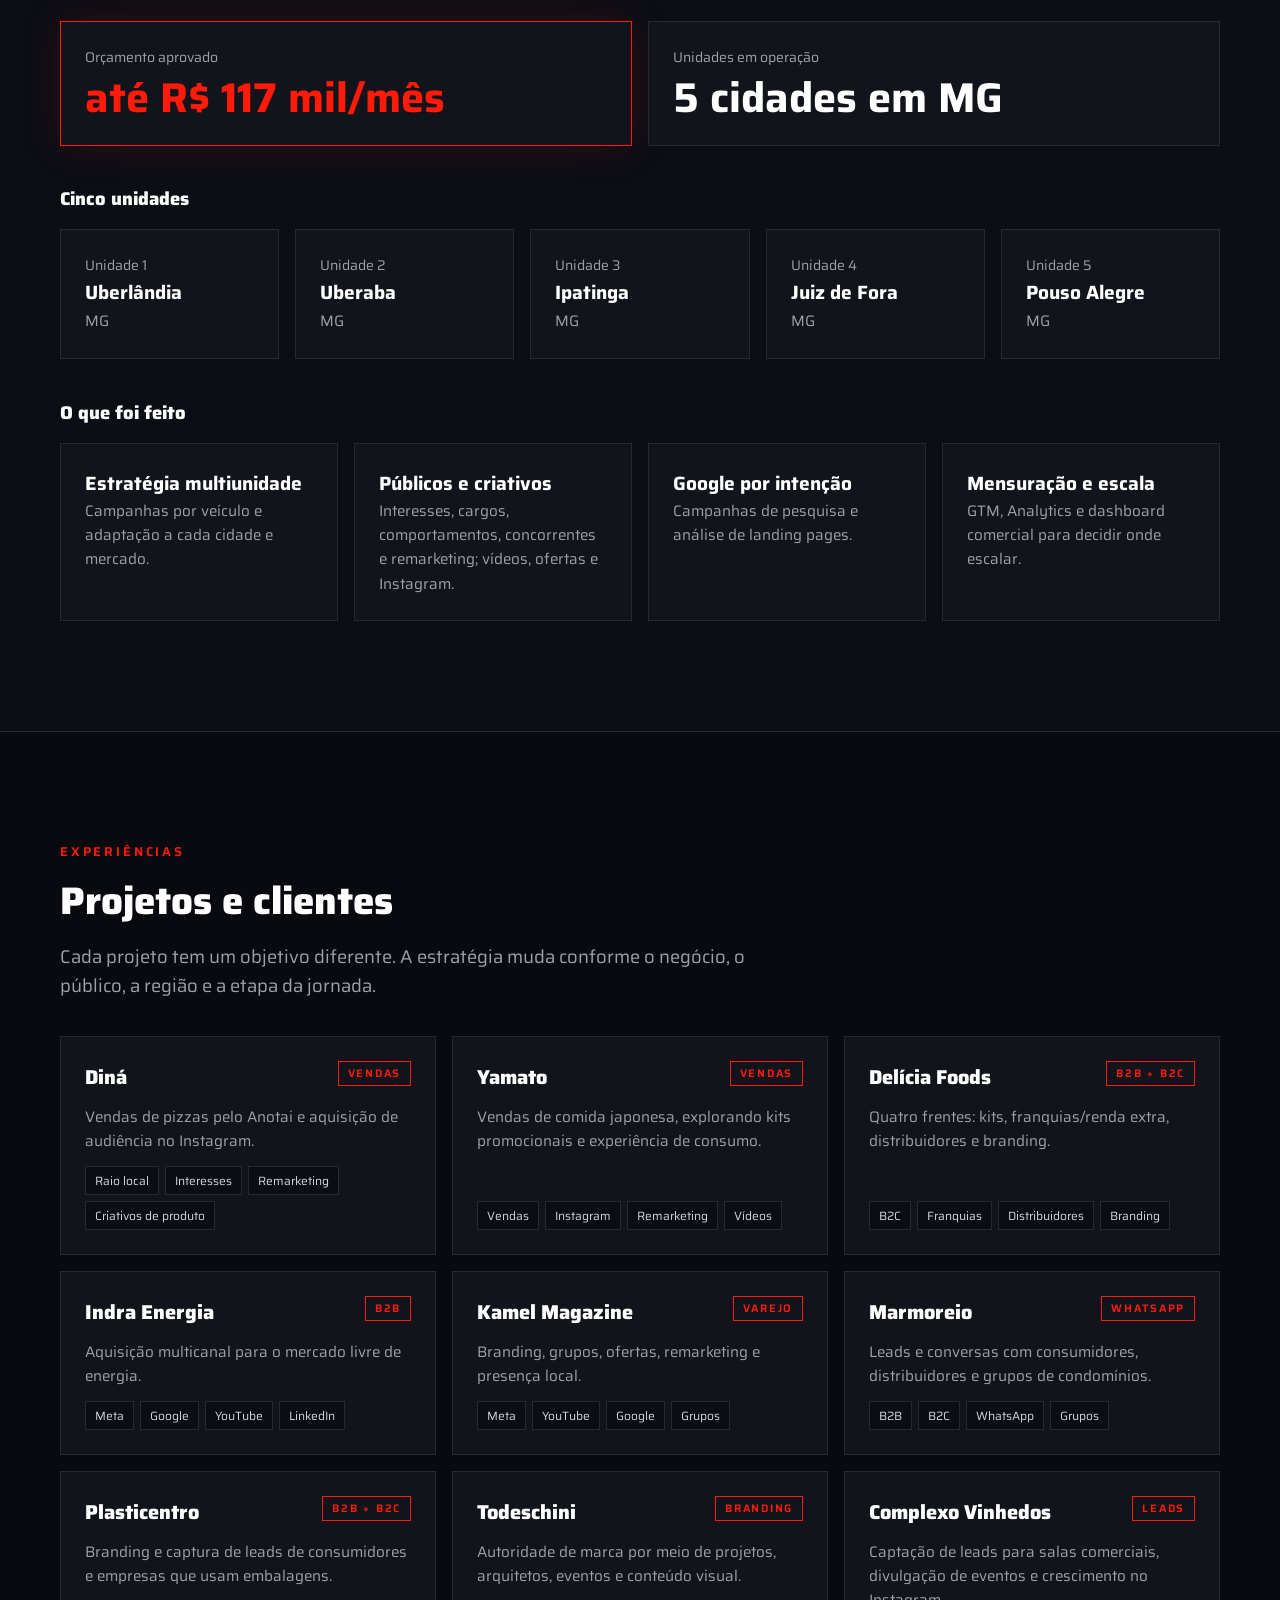
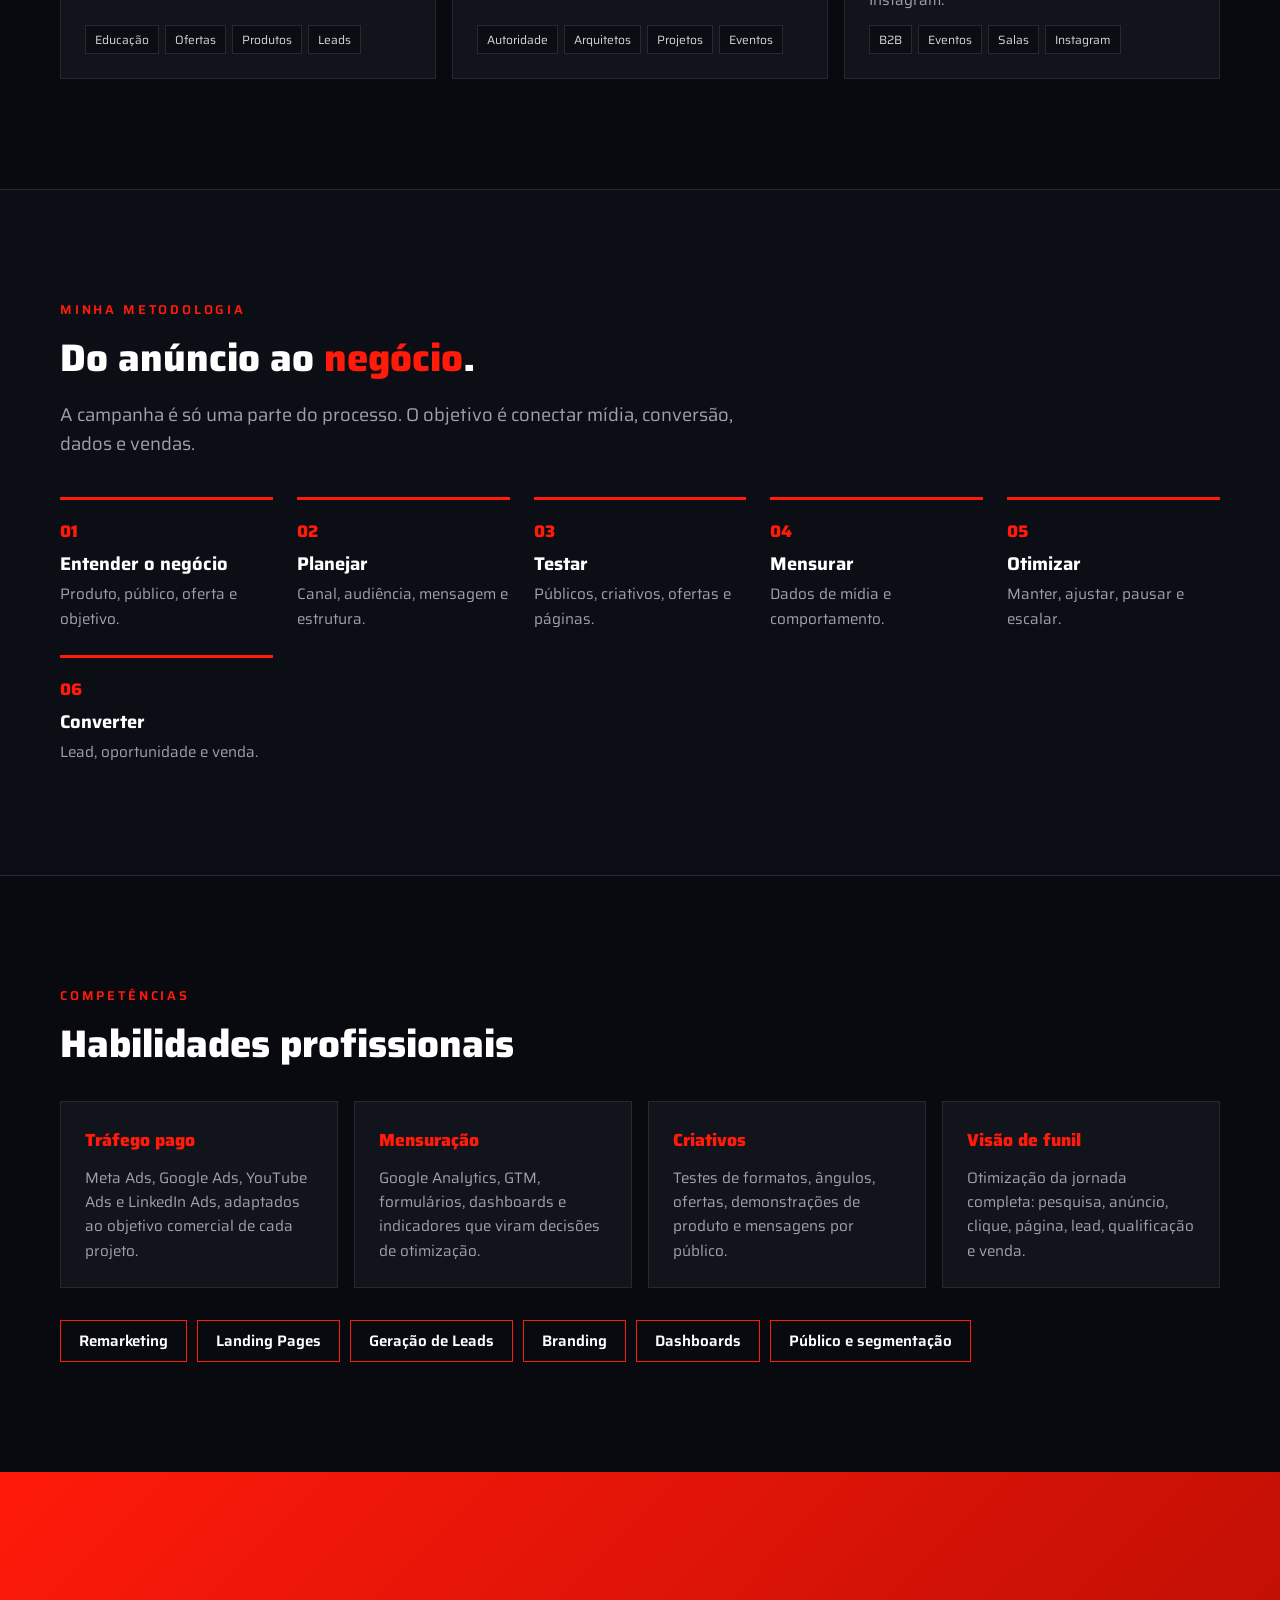
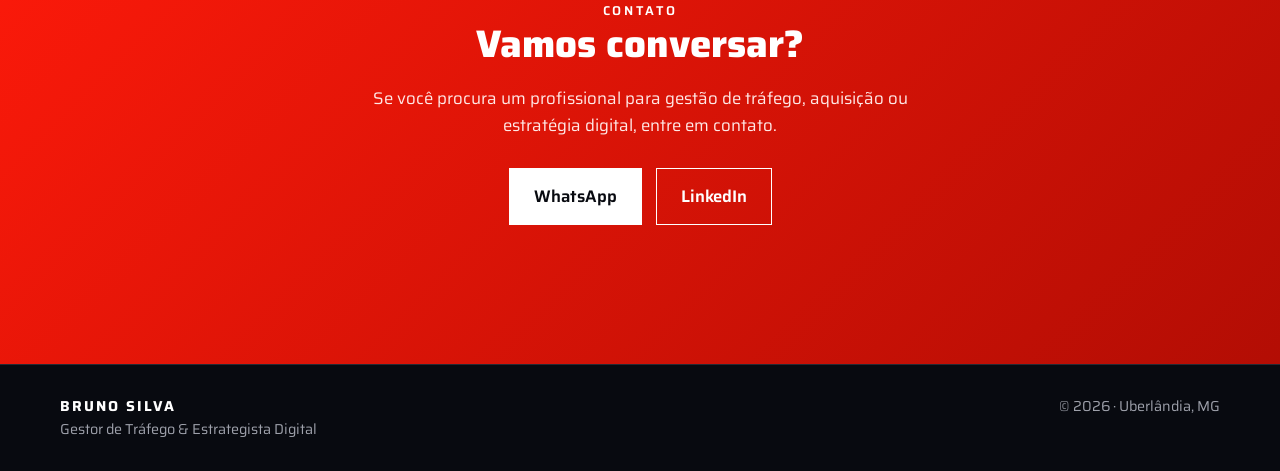
<file: index2.html>
<!DOCTYPE html>
<html lang="pt-BR">
<head>
<meta charset="utf-8">
<meta name="viewport" content="width=device-width, initial-scale=1, viewport-fit=cover">
<meta name="color-scheme" content="dark">
<meta name="theme-color" content="#080a10">
<link rel="icon" type="image/png" href="assets/favicon.png">
<meta property="og:title" content="Bruno Silva | Gestor de Tráfego & Estrategista Digital">
<meta property="og:image" content="assets/og-image.png">
<title>Bruno Silva | Gestor de Tráfego & Estrategista Digital</title>
<meta name="description" content="Portfólio de Bruno Silva: gestão de tráfego pago (Meta, Google, YouTube e LinkedIn Ads), geração de leads e estratégia digital para B2B e B2C.">
<link rel="preconnect" href="https://fonts.googleapis.com">
<link rel="preconnect" href="https://fonts.gstatic.com" crossorigin>
<link href="https://fonts.googleapis.com/css2?family=Saira:wght@400;600;800&display=swap" rel="stylesheet">
<link rel="stylesheet" href="css/style.css">

<!-- Google Tag Manager -->
<script>(function(w,d,s,l,i){w[l]=w[l]||[];w[l].push({'gtm.start':
new Date().getTime(),event:'gtm.js'});var f=d.getElementsByTagName(s)[0],
j=d.createElement(s),dl=l!='dataLayer'?'&l='+l:'';j.async=true;j.src=
'https://www.googletagmanager.com/gtm.js?id='+i+dl;f.parentNode.insertBefore(j,f);
})(window,document,'script','dataLayer','GTM-5Q587QTS');</script>
<!-- End Google Tag Manager -->
</head>
<body>
<header class="hd" id="top">
 <div class="wrap hd-in">
  <a class="brand" href="#top" aria-label="Bruno Silva - início"><img src="assets/logo-bs.png" alt="Logo BS" width="238" height="140"><span><strong>BRUNO SILVA</strong><small>TRÁFEGO &amp; PERFORMANCE</small></span></a>
  <nav>
   <a href="#sobre">Sobre</a><a href="#case">Case GWM</a><a href="#experiencias">Experiências</a><a href="#metodo">Método</a>
   <a class="btn sm" href="#contato">Falar comigo</a>
  </nav>
 </div>
</header>

<main>
<section class="hero">
 <div class="wrap hero-in">
  <div class="rv">
   <p class="ey">Gestão de Tráfego • Estratégia Digital</p>
   <h1>Transformando <em>mídia</em> em oportunidades de negócio.</h1>
   <p class="lead">Planejamento, execução, mensuração e otimização de campanhas digitais para empresas B2B e B2C, com foco em aquisição, geração de leads, vendas e crescimento.</p>
   <div class="cta"><a class="btn" href="#experiencias">Ver experiências</a><a class="btn ghost" href="#sobre">Conhecer meu trabalho</a></div>
   <dl class="kpis">
    <div><dt>+5 anos</dt><dd>Em tráfego pago</dd></div>
    <div><dt>10+</dt><dd>Projetos e marcas</dd></div>
    <div><dt>4 plataformas</dt><dd>Meta, Google, YouTube, LinkedIn</dd></div>
   </dl>
  </div>
  <div class="dash rv" aria-label="Painel ilustrativo de mídia">
   <div class="dash-top"><span>PAINEL DE MÍDIA</span><i>ilustrativo</i></div>
   <div class="dg">
    <div class="m"><small>Modelos</small><b>4</b><span>Haval H6, H9, Tank 300, Poer</span></div>
    <div class="m"><small>Orçamento aprovado</small><b>R$ 117 mil</b><span>maior verba mensal</span></div>
    <div class="m"><small>Unidades</small><b>5</b><span>Minas Gerais</span></div>
    <div class="m"><small>Canais</small><b>4</b><span>Meta · Google · YT · LinkedIn</span></div>
   </div>
   <div class="chart"><small>Evolução (visual ilustrativo)</small>
    <svg viewBox="0 0 400 120" preserveAspectRatio="none" aria-hidden="true"><path class="ar" d="M0 100 L50 85 L100 90 L150 60 L200 66 L250 40 L300 46 L350 20 L400 14 V120 H0Z"/><path class="ln" d="M0 100 L50 85 L100 90 L150 60 L200 66 L250 40 L300 46 L350 20 L400 14"/></svg>
   </div>
  </div>
 </div>
</section>

<div class="strip"><div class="wrap"><b>Foco em resultados de negócio</b><span>Meta Ads</span><i></i><span>Google Ads</span><i></i><span>YouTube Ads</span><i></i><span>LinkedIn Ads</span><i></i><span>Geração de Leads</span></div></div>

<section class="sec" id="sobre">
 <div class="wrap two">
  <div class="rv"><p class="ey">Sobre minha atuação</p><h2>Mais do que campanhas.</h2></div>
  <div class="rv txt">
   <p>Minha atuação combina mídia paga, análise de dados, estratégia de públicos, testes de criativos e visão de negócio.</p>
   <p>A lógica é entender o que acontece antes e depois do anúncio: quem é o público, qual é a oferta, como a pessoa converte e o que acontece com o lead depois da conversão.</p>
   <div class="pills" style="margin-top:1.4rem"><span>B2B</span><span>B2C</span><span>Branding</span><span>Leads</span><span>Vendas</span></div>
  </div>
 </div>
</section>

<section class="sec alt" id="case">
 <div class="wrap">
  <div class="rv">
   <p class="ey">Case principal</p>
   <h2>GWM — Automotive</h2>
   <p class="lead">A maior operação sob minha gestão: da expansão de uma para cinco unidades em Minas Gerais.</p>
   <div class="txt"><p>Gestão de campanhas em Meta e Google para diferentes unidades e mercados, com foco em geração de leads e test-drives para Haval H6, Haval H9, Tank 300 e Poer.</p></div>
  </div>
  <div class="big rv">
   <div class="card hl"><small>Orçamento aprovado</small><b>até R$ 117 mil/mês</b></div>
   <div class="card"><small>Unidades em operação</small><b>5 cidades em MG</b></div>
  </div>
  <h3 class="sub">Cinco unidades</h3>
  <ul class="grid g5 rv">
   <li class="card"><small>Unidade 1</small><b>Uberlândia</b><span>MG</span></li>
   <li class="card"><small>Unidade 2</small><b>Uberaba</b><span>MG</span></li>
   <li class="card"><small>Unidade 3</small><b>Ipatinga</b><span>MG</span></li>
   <li class="card"><small>Unidade 4</small><b>Juiz de Fora</b><span>MG</span></li>
   <li class="card"><small>Unidade 5</small><b>Pouso Alegre</b><span>MG</span></li>
  </ul>
  <h3 class="sub">O que foi feito</h3>
  <ul class="grid g4 rv">
   <li class="card"><b>Estratégia multiunidade</b><p>Campanhas por veículo e adaptação a cada cidade e mercado.</p></li>
   <li class="card"><b>Públicos e criativos</b><p>Interesses, cargos, comportamentos, concorrentes e remarketing; vídeos, ofertas e Instagram.</p></li>
   <li class="card"><b>Google por intenção</b><p>Campanhas de pesquisa e análise de landing pages.</p></li>
   <li class="card"><b>Mensuração e escala</b><p>GTM, Analytics e dashboard comercial para decidir onde escalar.</p></li>
  </ul>
 </div>
</section>

<section class="sec" id="experiencias">
 <div class="wrap">
  <div class="rv"><p class="ey">Experiências</p><h2>Projetos e clientes</h2><p class="lead">Cada projeto tem um objetivo diferente. A estratégia muda conforme o negócio, o público, a região e a etapa da jornada.</p></div>
  <div class="cl rv">
   <article class="card"><div class="top"><h3>Diná</h3><span class="tag">VENDAS</span></div><p>Vendas de pizzas pelo Anotai e aquisição de audiência no Instagram.</p><div class="chips"><span>Raio local</span><span>Interesses</span><span>Remarketing</span><span>Criativos de produto</span></div></article>
   <article class="card"><div class="top"><h3>Yamato</h3><span class="tag">VENDAS</span></div><p>Vendas de comida japonesa, explorando kits promocionais e experiência de consumo.</p><div class="chips"><span>Vendas</span><span>Instagram</span><span>Remarketing</span><span>Vídeos</span></div></article>
   <article class="card"><div class="top"><h3>Delícia Foods</h3><span class="tag">B2B + B2C</span></div><p>Quatro frentes: kits, franquias/renda extra, distribuidores e branding.</p><div class="chips"><span>B2C</span><span>Franquias</span><span>Distribuidores</span><span>Branding</span></div></article>
   <article class="card"><div class="top"><h3>Indra Energia</h3><span class="tag">B2B</span></div><p>Aquisição multicanal para o mercado livre de energia.</p><div class="chips"><span>Meta</span><span>Google</span><span>YouTube</span><span>LinkedIn</span></div></article>
   <article class="card"><div class="top"><h3>Kamel Magazine</h3><span class="tag">VAREJO</span></div><p>Branding, grupos, ofertas, remarketing e presença local.</p><div class="chips"><span>Meta</span><span>YouTube</span><span>Google</span><span>Grupos</span></div></article>
   <article class="card"><div class="top"><h3>Marmoreio</h3><span class="tag">WHATSAPP</span></div><p>Leads e conversas com consumidores, distribuidores e grupos de condomínios.</p><div class="chips"><span>B2B</span><span>B2C</span><span>WhatsApp</span><span>Grupos</span></div></article>
   <article class="card"><div class="top"><h3>Plasticentro</h3><span class="tag">B2B + B2C</span></div><p>Branding e captura de leads de consumidores e empresas que usam embalagens.</p><div class="chips"><span>Educação</span><span>Ofertas</span><span>Produtos</span><span>Leads</span></div></article>
   <article class="card"><div class="top"><h3>Todeschini</h3><span class="tag">BRANDING</span></div><p>Autoridade de marca por meio de projetos, arquitetos, eventos e conteúdo visual.</p><div class="chips"><span>Autoridade</span><span>Arquitetos</span><span>Projetos</span><span>Eventos</span></div></article>
   <article class="card"><div class="top"><h3>Complexo Vinhedos</h3><span class="tag">LEADS</span></div><p>Captação de leads para salas comerciais, divulgação de eventos e crescimento no Instagram.</p><div class="chips"><span>B2B</span><span>Eventos</span><span>Salas</span><span>Instagram</span></div></article>
  </div>
 </div>
</section>

<section class="sec alt" id="metodo">
 <div class="wrap">
  <div class="rv"><p class="ey">Minha metodologia</p><h2>Do anúncio ao <em>negócio</em>.</h2><p class="lead">A campanha é só uma parte do processo. O objetivo é conectar mídia, conversão, dados e vendas.</p></div>
  <ol class="steps rv">
   <li><b>Entender o negócio</b><p>Produto, público, oferta e objetivo.</p></li>
   <li><b>Planejar</b><p>Canal, audiência, mensagem e estrutura.</p></li>
   <li><b>Testar</b><p>Públicos, criativos, ofertas e páginas.</p></li>
   <li><b>Mensurar</b><p>Dados de mídia e comportamento.</p></li>
   <li><b>Otimizar</b><p>Manter, ajustar, pausar e escalar.</p></li>
   <li><b>Converter</b><p>Lead, oportunidade e venda.</p></li>
  </ol>
 </div>
</section>

<section class="sec" id="habilidades">
 <div class="wrap">
  <div class="rv"><p class="ey">Competências</p><h2>Habilidades profissionais</h2></div>
  <div class="grid g4 sk rv" style="margin-top:2.2rem">
   <div class="card"><h3>Tráfego pago</h3><p>Meta Ads, Google Ads, YouTube Ads e LinkedIn Ads, adaptados ao objetivo comercial de cada projeto.</p></div>
   <div class="card"><h3>Mensuração</h3><p>Google Analytics, GTM, formulários, dashboards e indicadores que viram decisões de otimização.</p></div>
   <div class="card"><h3>Criativos</h3><p>Testes de formatos, ângulos, ofertas, demonstrações de produto e mensagens por público.</p></div>
   <div class="card"><h3>Visão de funil</h3><p>Otimização da jornada completa: pesquisa, anúncio, clique, página, lead, qualificação e venda.</p></div>
  </div>
  <div class="pills rv" style="margin-top:2rem"><span>Remarketing</span><span>Landing Pages</span><span>Geração de Leads</span><span>Branding</span><span>Dashboards</span><span>Público e segmentação</span></div>
 </div>
</section>

<section class="final" id="contato">
 <div class="wrap rv">
  <p class="ey" style="color:#fff">Contato</p>
  <h2>Vamos conversar?</h2>
  <p>Se você procura um profissional para gestão de tráfego, aquisição ou estratégia digital, entre em contato.</p>
  <div class="cta"><a class="btn white" href="#" data-wa>WhatsApp</a><a class="btn line" href="https://www.linkedin.com/in/bruno-mkti/" target="_blank" rel="noopener">LinkedIn</a></div>
 </div>
</section>
</main>

<footer class="ft"><div class="wrap"><div><strong>BRUNO SILVA</strong><br>Gestor de Tráfego &amp; Estrategista Digital</div><span>© <span id="yr">2026</span> · Uberlândia, MG</span></div></footer>

<script src="js/script.js"></script>

<!-- Google Tag Manager -->
<script>(function(w,d,s,l,i){w[l]=w[l]||[];w[l].push({'gtm.start':
new Date().getTime(),event:'gtm.js'});var f=d.getElementsByTagName(s)[0],
j=d.createElement(s),dl=l!='dataLayer'?'&l='+l:'';j.async=true;j.src=
'https://www.googletagmanager.com/gtm.js?id='+i+dl;f.parentNode.insertBefore(j,f);
})(window,document,'script','dataLayer','GTM-5Q587QTS');</script>
<!-- End Google Tag Manager -->
</body>
</html>
</file>
<file: css/style.css>
:root{--bg:#080a10;--panel:#12141b;--alt:#0c0e15;--line:#262933;--red:#ff1a0a;--txt:#fff;--mut:#9ea1ab;--max:1160px;box-sizing:border-box;padding-top:env(safe-area-inset-top,0px);padding-bottom:env(safe-area-inset-bottom,0px)}
*{box-sizing:border-box;margin:0;padding:0}
html{scroll-behavior:smooth;scroll-padding-top:84px;background:var(--bg)}
body{background:var(--bg);color:var(--txt);font:400 1.05rem/1.6 'Saira',system-ui,Arial,sans-serif;overflow-x:hidden}
a{color:inherit;text-decoration:none}ul,ol{list-style:none}
:focus-visible{outline:2px solid var(--red);outline-offset:3px}
.wrap{width:min(100% - 40px,var(--max));margin:0 auto}
h1{font-size:clamp(2.1rem,4.6vw,3.6rem);line-height:1.08;font-weight:800}
h2{font-size:clamp(1.6rem,3.2vw,2.4rem);line-height:1.15;font-weight:800}
em{font-style:normal;color:var(--red)}
.ey{color:var(--red);font-weight:600;letter-spacing:.22em;font-size:.8rem;text-transform:uppercase;margin-bottom:1rem}
.lead{color:var(--mut);font-size:1.15rem;margin:1.2rem 0;max-width:60ch}
.txt p{color:var(--mut);margin-bottom:1rem;max-width:62ch}
.btn{display:inline-block;background:var(--red);color:#fff;font-weight:600;padding:.9rem 1.5rem;border:1px solid var(--red);transition:transform .2s,box-shadow .2s}
.btn:hover{transform:translateY(-2px);box-shadow:0 8px 28px #ff1a0a55}
.btn.sm{padding:.55rem 1.1rem}.btn.ghost{background:transparent;border-color:#454854}.btn.ghost:hover{border-color:var(--red);box-shadow:none}
.btn.white{background:#fff;color:#080a10;border-color:#fff}.btn.line{background:transparent;border-color:#fff}
.cta{display:flex;flex-wrap:wrap;gap:14px;margin:1.8rem 0}
.hd{position:fixed;top:0;left:0;right:0;z-index:50;padding-top:env(safe-area-inset-top,0px);border-bottom:1px solid transparent;transition:background .3s,border-color .3s}
.hd.on{background:#080a10d9;backdrop-filter:blur(14px);-webkit-backdrop-filter:blur(14px);border-color:var(--line)}
.hd-in{display:flex;justify-content:space-between;align-items:center;height:72px}
.brand{display:flex;align-items:center;gap:12px}.brand img{height:38px;width:auto;mix-blend-mode:lighten}
.brand strong{display:block;font-size:1rem;letter-spacing:.14em;line-height:1.1}.brand small{display:block;font-size:.62rem;letter-spacing:.26em;color:var(--mut)}
nav{display:flex;align-items:center;gap:28px;font-size:.95rem;font-weight:600}nav a:not(.btn):hover{color:var(--red)}
.sec{padding:clamp(64px,9vw,110px) 0}.alt{background:var(--alt);border-block:1px solid var(--line)}
.two{display:grid;grid-template-columns:1fr 1.1fr;gap:clamp(28px,5vw,70px);align-items:start}
.hero{padding:140px 0 80px;background:radial-gradient(ellipse at 85% 10%,#ff1a0a22,transparent 55%),linear-gradient(#ffffff08 1px,transparent 1px) 0 0/80px 80px,linear-gradient(90deg,#ffffff08 1px,transparent 1px) 0 0/80px 80px}
.hero-in{display:grid;grid-template-columns:1.1fr .9fr;gap:48px;align-items:center}
.kpis{display:flex;flex-wrap:wrap;gap:12px 40px;margin-top:2.2rem;padding-top:1.4rem;border-top:1px solid var(--line)}
.kpis dt{font-weight:800;font-size:1.25rem}.kpis dd{color:var(--mut);font-size:.9rem}
.dash{background:var(--panel);border:1px solid var(--line);border-top:3px solid var(--red);padding:22px;box-shadow:0 30px 80px #0008}
.dash-top{display:flex;justify-content:space-between;font-size:.72rem;letter-spacing:.22em;color:var(--mut);margin-bottom:16px}.dash-top i{font-style:normal;color:var(--red)}
.dg{display:grid;grid-template-columns:1fr 1fr;gap:10px}
.m{background:#0b0d13;border:1px solid var(--line);padding:14px}.m small{display:block;font-size:.72rem;color:var(--mut)}.m b{display:block;font-size:1.5rem;font-weight:800;line-height:1.2}.m span{font-size:.78rem;color:var(--mut)}
.chart{margin:10px 0;background:#0b0d13;border:1px solid var(--line);padding:12px}.chart small{color:var(--mut);font-size:.72rem}.chart svg{width:100%;height:110px;display:block}
.ln{fill:none;stroke:var(--red);stroke-width:3;stroke-dasharray:700;stroke-dashoffset:700;animation:draw 2s .3s forwards}.ar{fill:#ff1a0a22}
@keyframes draw{to{stroke-dashoffset:0}}
.strip{border-block:1px solid var(--line);background:var(--alt);padding:18px 0}
.strip .wrap{display:flex;flex-wrap:wrap;justify-content:center;align-items:center;gap:10px 22px;color:var(--mut);font-size:.9rem}
.strip b{color:#fff;letter-spacing:.18em;text-transform:uppercase;font-size:.8rem}.strip i{width:6px;height:6px;border-radius:50%;background:var(--red)}
.card{background:var(--panel);border:1px solid var(--line);padding:24px;transition:transform .25s,border-color .25s}.card:hover{transform:translateY(-4px);border-color:var(--red)}
.card b{display:block;font-size:1.2rem}.card small{display:block;color:var(--mut)}.card p,.card>span{color:var(--mut);font-size:.95rem}
.grid{display:grid;gap:16px}.g4{grid-template-columns:repeat(auto-fit,minmax(230px,1fr))}.g5{grid-template-columns:repeat(auto-fit,minmax(190px,1fr))}
.big{display:grid;grid-template-columns:repeat(auto-fit,minmax(260px,1fr));gap:16px;margin:2rem 0}.big b{font-size:clamp(1.8rem,3.6vw,2.6rem);line-height:1.1;margin-top:6px}.hl{border-color:var(--red);box-shadow:0 0 40px #ff1a0a22}.hl b{color:var(--red)}
h3.sub{font-size:1.15rem;font-weight:800;margin:2.4rem 0 1rem}
.pills{display:flex;flex-wrap:wrap;gap:10px}.pills span{border:1px solid var(--red);padding:8px 18px;font-weight:600;font-size:.95rem}
.cl{display:grid;grid-template-columns:repeat(auto-fill,minmax(310px,1fr));gap:16px;margin-top:2.2rem}
.cl .card{display:flex;flex-direction:column;gap:12px}
.cl .top{display:flex;justify-content:space-between;align-items:flex-start;gap:12px}.cl h3{font-size:1.25rem;font-weight:800}
.tag{font-size:.68rem;letter-spacing:.16em;font-weight:600;color:var(--red);border:1px solid var(--red);padding:3px 9px;white-space:nowrap}
.chips{display:flex;flex-wrap:wrap;gap:6px;margin-top:auto}.chips span{font-size:.75rem;color:#d3d6dc;background:#0b0d13;border:1px solid var(--line);padding:4px 9px}
.steps{display:grid;grid-template-columns:repeat(auto-fit,minmax(200px,1fr));gap:24px;margin-top:2.4rem;counter-reset:s}
.steps li{border-top:3px solid var(--red);padding-top:18px;counter-increment:s}.steps li::before{content:"0" counter(s);color:var(--red);font-weight:800}.steps b{display:block;font-size:1.15rem;margin:4px 0}.steps p{color:var(--mut);font-size:.95rem}
.sk h3{color:var(--red);font-size:1.1rem;font-weight:800;margin-bottom:.7rem}
.final{background:linear-gradient(135deg,#ff1a0a,#b30d04);padding:clamp(70px,9vw,110px) 0;text-align:center}
.final p{max-width:56ch;margin:1.2rem auto 0;color:#ffe9e7}.final .cta{justify-content:center}
.ft{padding:30px 0 calc(30px + env(safe-area-inset-bottom,0px));border-top:1px solid var(--line);color:var(--mut);font-size:.9rem}.ft .wrap{display:flex;flex-wrap:wrap;justify-content:space-between;gap:12px}.ft strong{color:#fff;letter-spacing:.14em}
.js .rv{opacity:0;transform:translateY(24px);transition:opacity .7s,transform .7s}.js .rv.in{opacity:1;transform:none}
@media(prefers-reduced-motion:reduce){*{animation:none!important;transition:none!important}.js .rv{opacity:1;transform:none}.ln{stroke-dashoffset:0}}
@media(max-width:900px){.two,.hero-in{grid-template-columns:1fr}.hero{padding-top:110px}}
@media(max-width:700px){nav a:not(.btn){display:none}.brand small{display:none}}
@media(max-width:520px){.cta .btn{width:100%;text-align:center}.cl{grid-template-columns:1fr}}
</file>
